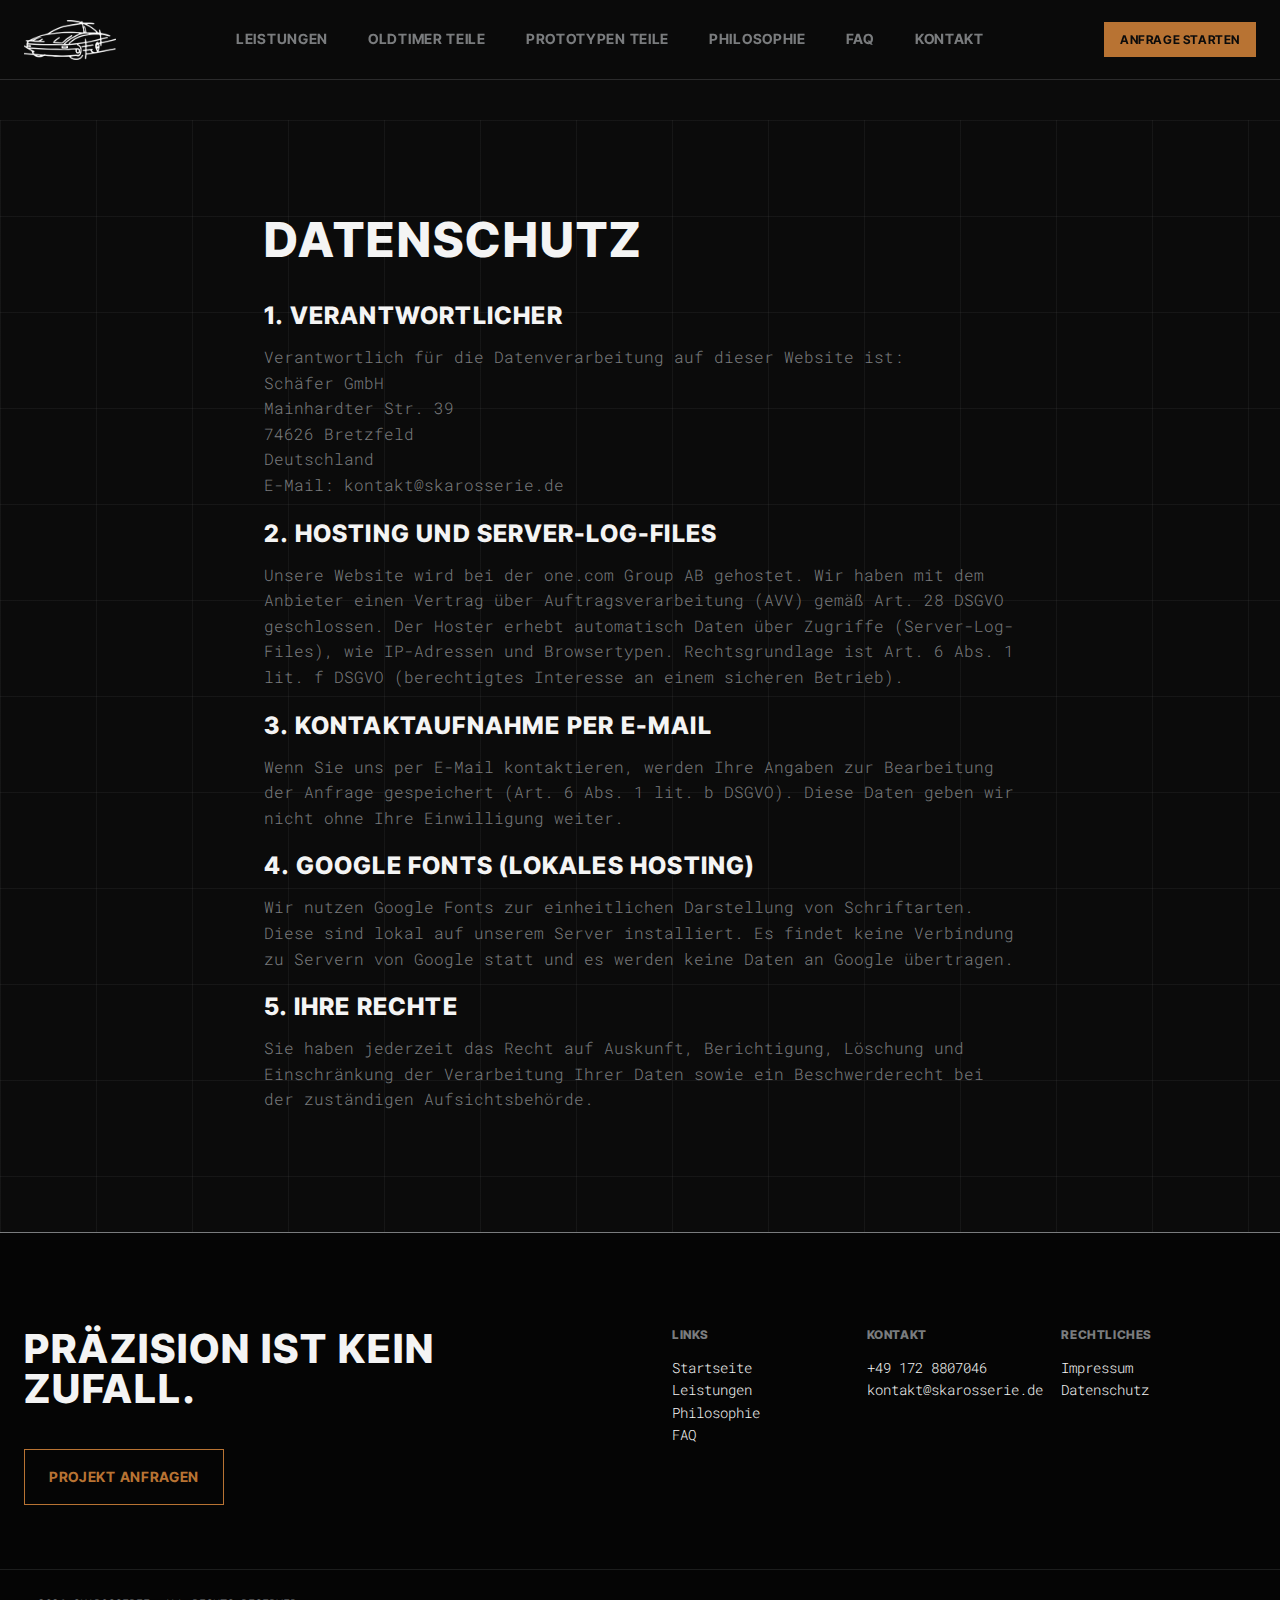
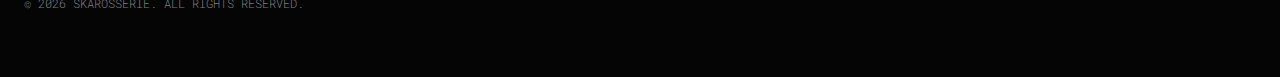
<file: datenschutz.html>
<!DOCTYPE html>
<html lang="de">

<head>
    <meta charset="UTF-8">
    <meta name="viewport" content="width=device-width, initial-scale=1.0">
    <title>Datenschutz - Skarosserie</title>
    <link rel="preconnect" href="https://fonts.googleapis.com">
    <link rel="preconnect" href="https://fonts.gstatic.com" crossorigin>
    <link
        href="https://fonts.googleapis.com/css2?family=Inter+Tight:wght@700;800&family=Libre+Baskerville:ital,wght@0,400;0,700;1,400&family=Roboto+Mono:wght@300;400;500&display=swap"
        rel="stylesheet">
    <link rel="stylesheet" href="css/metrics.css">
    <link rel="stylesheet" href="css/style.css">
</head>

<body>
    <div class="grid-overlay"></div>

    <!-- Header -->
    <header class="header">
        <div class="container header__container">
            <a href="index.html" class="logo-wrapper">
                <img src="img/skarosserie logo AI (freigestellt weiß).png" alt="Skarosserie" class="logo-img">
            </a>
            <nav class="nav">
                <a href="leistungen.html" class="nav__link">LEISTUNGEN</a>
                <a href="oldtimer-teile.html" class="nav__link">OLDTIMER TEILE</a>
                <a href="prototypen-teile.html" class="nav__link">PROTOTYPEN TEILE</a>
                <a href="philosophie.html" class="nav__link">PHILOSOPHIE</a>
                <a href="faq.html" class="nav__link">FAQ</a>
                <a href="kontakt.html" class="nav__link">KONTAKT</a>
            </nav>
            <div class="header__actions">
                <a href="kontakt.html" class="cta-button cta-button--small">ANFRAGE STARTEN</a>
            </div>
        </div>
    </header>

    <!-- Content -->
    <main style="padding-top: 120px;">
        <section class="grid-bg" style="padding: var(--space-xxl) 0;">
            <div class="container" style="max-width: 800px; color: var(--color-steel);">
                <h1 class="hero__slogan" style="font-size: 3rem; margin-bottom: var(--space-l);">DATENSCHUTZ</h1>

                <div style="font-family: var(--font-body); line-height: 1.6;">

                    <h2 style="color: var(--color-white); margin-bottom: var(--space-s);">1. Verantwortlicher</h2>
                    <p style="margin-bottom: var(--space-m);">
                        Verantwortlich für die Datenverarbeitung auf dieser Website ist:<br>
                        Schäfer GmbH<br>
                        Mainhardter Str. 39<br>
                        74626 Bretzfeld<br>
                        Deutschland<br>
                        E-Mail: kontakt@skarosserie.de
                    </p>

                    <h2 style="color: var(--color-white); margin-bottom: var(--space-s);">2. Hosting und
                        Server-Log-Files</h2>
                    <p style="margin-bottom: var(--space-m);">
                        Unsere Website wird bei der one.com Group AB gehostet. Wir haben mit dem Anbieter einen Vertrag
                        über Auftragsverarbeitung (AVV) gemäß Art. 28 DSGVO geschlossen. Der Hoster erhebt automatisch
                        Daten über Zugriffe (Server-Log-Files), wie IP-Adressen und Browsertypen. Rechtsgrundlage ist
                        Art. 6 Abs. 1 lit. f DSGVO (berechtigtes Interesse an einem sicheren Betrieb).
                    </p>

                    <h2 style="color: var(--color-white); margin-bottom: var(--space-s);">3. Kontaktaufnahme per E-Mail
                    </h2>
                    <p style="margin-bottom: var(--space-m);">
                        Wenn Sie uns per E-Mail kontaktieren, werden Ihre Angaben zur Bearbeitung der Anfrage
                        gespeichert (Art. 6 Abs. 1 lit. b DSGVO). Diese Daten geben wir nicht ohne Ihre Einwilligung
                        weiter.
                    </p>

                    <h2 style="color: var(--color-white); margin-bottom: var(--space-s);">4. Google Fonts (Lokales
                        Hosting)</h2>
                    <p style="margin-bottom: var(--space-m);">
                        Wir nutzen Google Fonts zur einheitlichen Darstellung von Schriftarten. Diese sind lokal auf
                        unserem Server installiert. Es findet keine Verbindung zu Servern von Google statt und es werden
                        keine Daten an Google übertragen.
                    </p>

                    <h2 style="color: var(--color-white); margin-bottom: var(--space-s);">5. Ihre Rechte</h2>
                    <p style="margin-bottom: var(--space-m);">
                        Sie haben jederzeit das Recht auf Auskunft, Berichtigung, Löschung und Einschränkung der
                        Verarbeitung Ihrer Daten sowie ein Beschwerderecht bei der zuständigen Aufsichtsbehörde.
                    </p>
                </div>
            </div>
        </section>
    </main>

    <!-- Footer -->
    <footer id="kontakt" class="footer">
        <div class="container footer__container">
            <div class="footer__left">
                <h2 class="footer__slogan">PRÄZISION IST KEIN ZUFALL.</h2>
                <a href="kontakt.html" class="cta-button cta-button--copper">PROJEKT ANFRAGEN</a>
            </div>
            <div class="footer__right">
                <div class="contact-block">
                    <h4>LINKS</h4>
                    <p><a href="index.html">Startseite</a><br><a href="leistungen.html">Leistungen</a><br><a
                            href="philosophie.html">Philosophie</a><br><a href="faq.html">FAQ</a></p>
                </div>
                <div class="contact-block">
                    <h4>KONTAKT</h4>
                    <p>+49 172 8807046<br>kontakt@skarosserie.de</p>
                </div>
                <div class="contact-block">
                    <h4>RECHTLICHES</h4>
                    <p><a href="impressum.html">Impressum</a><br><a href="datenschutz.html">Datenschutz</a></p>
                </div>
            </div>
        </div>
        <div class="footer__bottom">
            <p>&copy; 2026 SKAROSSERIE. ALL RIGHTS RESERVED.</p>
        </div>
    </footer>
</body>

</html>
</file>
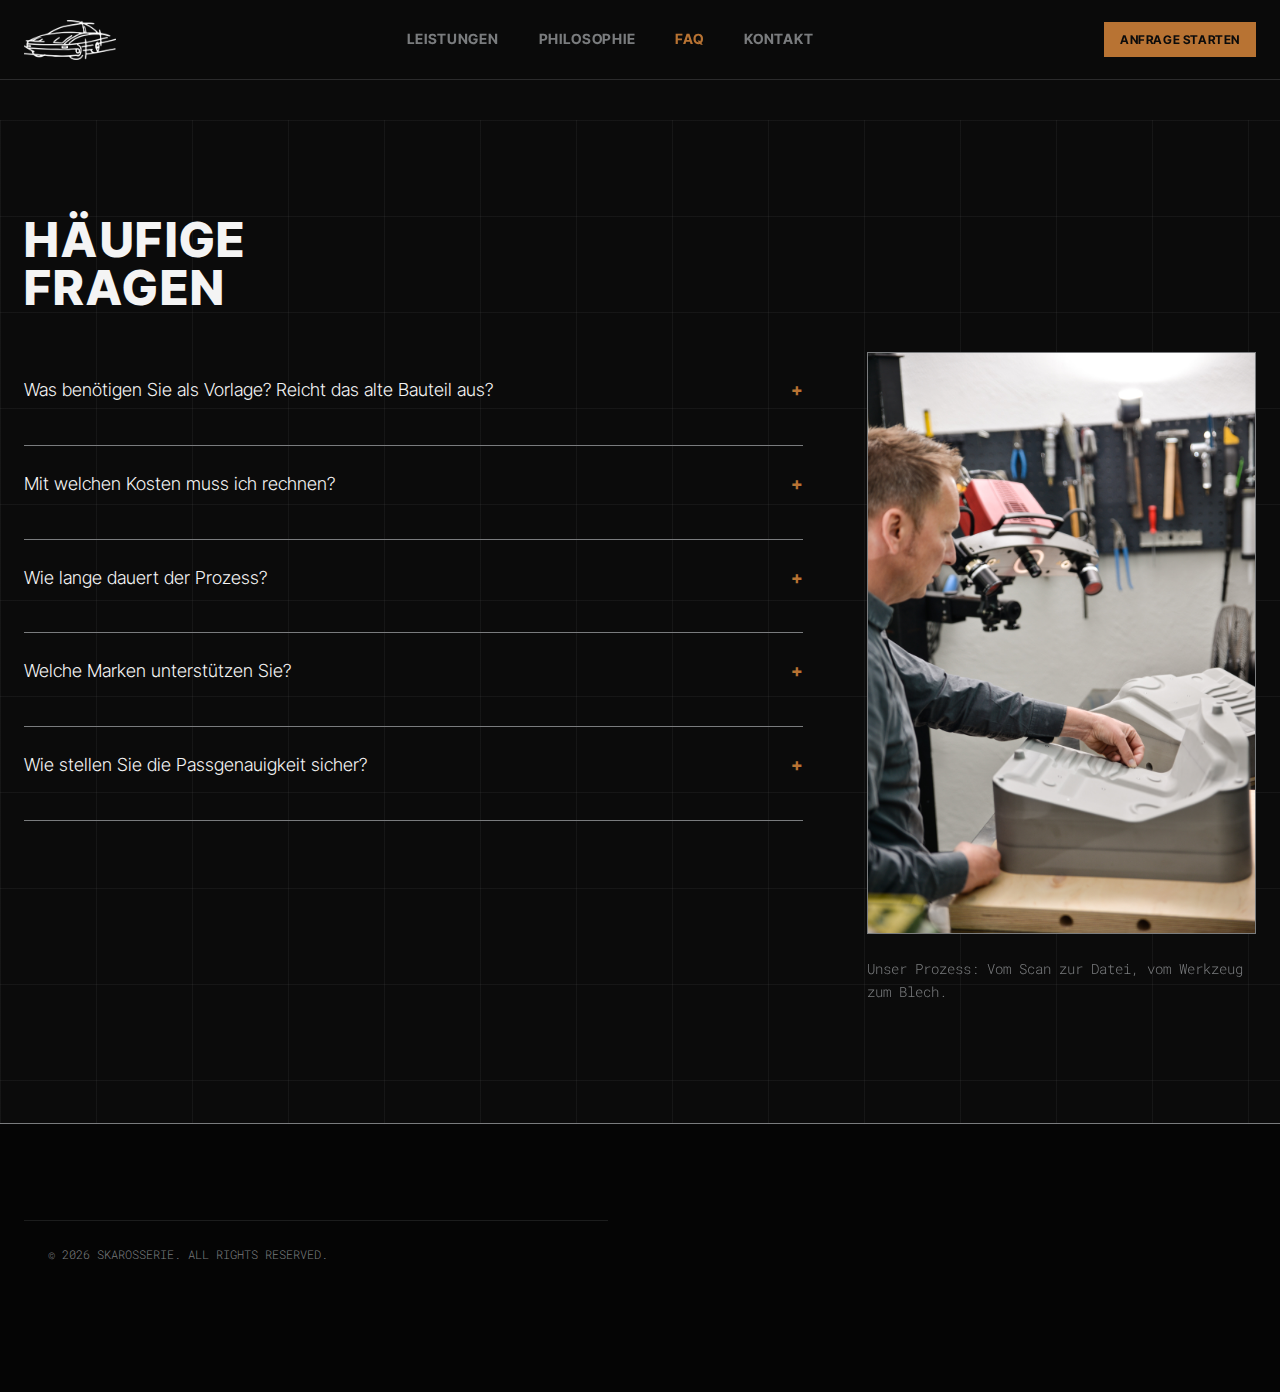
<file: faq.html>
<!DOCTYPE html>
<html lang="de">

<head>
    <meta charset="UTF-8">
    <meta name="viewport" content="width=device-width, initial-scale=1.0">
    <title>FAQ - Skarosserie</title>
    <link rel="preconnect" href="https://fonts.googleapis.com">
    <link rel="preconnect" href="https://fonts.gstatic.com" crossorigin>
    <link
        href="https://fonts.googleapis.com/css2?family=Inter+Tight:wght@700;800&family=Libre+Baskerville:ital,wght@0,400;0,700;1,400&family=Roboto+Mono:wght@300;400;500&display=swap"
        rel="stylesheet">
    <link rel="stylesheet" href="css/metrics.css">
    <link rel="stylesheet" href="css/style.css">
    <style>
        .faq-item {
            border-bottom: 1px solid var(--color-steel);
            padding: var(--space-m) 0;
            cursor: pointer;
        }

        .faq-question {
            font-family: var(--font-headline);
            font-size: 1.125rem;
            color: var(--color-white);
            display: flex;
            justify-content: space-between;
            align-items: center;
        }

        .faq-question::after {
            content: '+';
            color: var(--color-copper);
            font-weight: bold;
        }

        .faq-answer {
            max-height: 0;
            overflow: hidden;
            transition: max-height 0.3s ease-out;
            color: var(--color-steel);
            font-family: var(--font-body);
            margin-top: var(--space-s);
        }

        .faq-item.active .faq-answer {
            max-height: 500px;
            /* Arbitrary high value */
            margin-bottom: var(--space-m);
        }

        .faq-item.active .faq-question::after {
            content: '-';
        }
    </style>
</head>

<body>
    <div class="grid-overlay"></div>

    <!-- Header -->
    <header class="header">
        <div class="container header__container">
            <a href="index.html" class="logo-wrapper">
                <img src="img/skarosserie logo AI (freigestellt weiß).png" alt="Skarosserie" class="logo-img">
            </a>
            <nav class="nav">
                <a href="leistungen.html" class="nav__link">LEISTUNGEN</a>
                <a href="philosophie.html" class="nav__link">PHILOSOPHIE</a>
                <a href="faq.html" class="nav__link" style="color: var(--color-copper);">FAQ</a>
                <a href="kontakt.html" class="nav__link">KONTAKT</a>
            </nav>
            <div class="header__actions">
                <a href="kontakt.html" class="cta-button cta-button--small">ANFRAGE STARTEN</a>
            </div>
        </div>
    </header>

    <!-- Content -->
    <main style="padding-top: 120px;">
        <section class="grid-bg" style="padding: var(--space-xxl) 0;">
            <div class="container">
                <h1 class="hero__slogan" style="font-size: 3rem; margin-bottom: var(--space-l);">HÄUFIGE<br>FRAGEN</h1>

                <div style="display: grid; grid-template-columns: 2fr 1fr; gap: var(--space-xl);">
                    <!-- FAQ List -->
                    <div class="faq-list">

                        <div class="faq-item">
                            <div class="faq-question">Was benötigen Sie als Vorlage? Reicht das alte Bauteil aus?</div>
                            <div class="faq-answer">
                                Ja, in den meisten Fällen ist das Originalteil – auch wenn es beschädigt ist – die beste
                                Vorlage. Mit unserem hochauflösenden 3D-Scanner digitalisieren wir das Bauteil und
                                können Defekte oder Verschleiß am Computer korrigieren.
                            </div>
                        </div>

                        <div class="faq-item">
                            <div class="faq-question">Mit welchen Kosten muss ich rechnen?</div>
                            <div class="faq-answer">
                                Die Kosten sind individuell (Komplexität, Größe, Material). Sie erhalten immer ein
                                festes Angebot nach Analyse. Bedenken Sie: Es ist eine Investition in eine Lösung, die
                                anderswo nicht existiert.
                            </div>
                        </div>

                        <div class="faq-item">
                            <div class="faq-question">Wie lange dauert der Prozess?</div>
                            <div class="faq-answer">
                                Ein typisches Projekt (Scan bis Bauteil) dauert ca. 6 Wochen. Wir geben aber immer einen
                                realistischen Zeitplan vorab.
                            </div>
                        </div>

                        <div class="faq-item">
                            <div class="faq-question">Welche Marken unterstützen Sie?</div>
                            <div class="faq-answer">
                                Jede Marke. Spezialisiert sind wir auf Porsche, Mercedes-Benz, Jaguar, Ferrari, Aston
                                Martin und viele mehr.
                            </div>
                        </div>

                        <div class="faq-item">
                            <div class="faq-question">Wie stellen Sie die Passgenauigkeit sicher?</div>
                            <div class="faq-answer">
                                Durch den digitalen Prozess: 1. Scan (Hundertstel mm genau). 2. CAD-Konstruktion. 3.
                                Werkzeugbau auf Basis dieser Daten. 4. Soll-Ist-Vergleich des fertigen Teils.
                            </div>
                        </div>

                    </div>

                    <!-- Sidebar Image -->
                    <div style="position: sticky; top: 120px;">
                        <img src="img/werkzeugherstellung_bauteil_digitalisierung_skarosserie.jpg" alt="Digitalisierung"
                            style="border: 1px solid var(--color-steel);">
                        <p style="margin-top: var(--space-m); font-size: 0.875rem; color: var(--color-steel);">
                            Unser Prozess: Vom Scan zur Datei, vom Werkzeug zum Blech.
                        </p>
                    </div>
                </div>
            </div>
        </section>
    </main>

    <!-- Footer -->
    <footer id="kontakt" class="footer">
        <div class="container footer__container">
            <div class="footer__bottom">
                <p>&copy; 2026 SKAROSSERIE. ALL RIGHTS RESERVED.</p>
            </div>
        </div>
    </footer>

    <script>
        // Simple FAQ Toggle
        document.querySelectorAll('.faq-item').forEach(item => {
            item.addEventListener('click', () => {
                item.classList.toggle('active');
            });
        });
    </script>
</body>

</html>
</file>
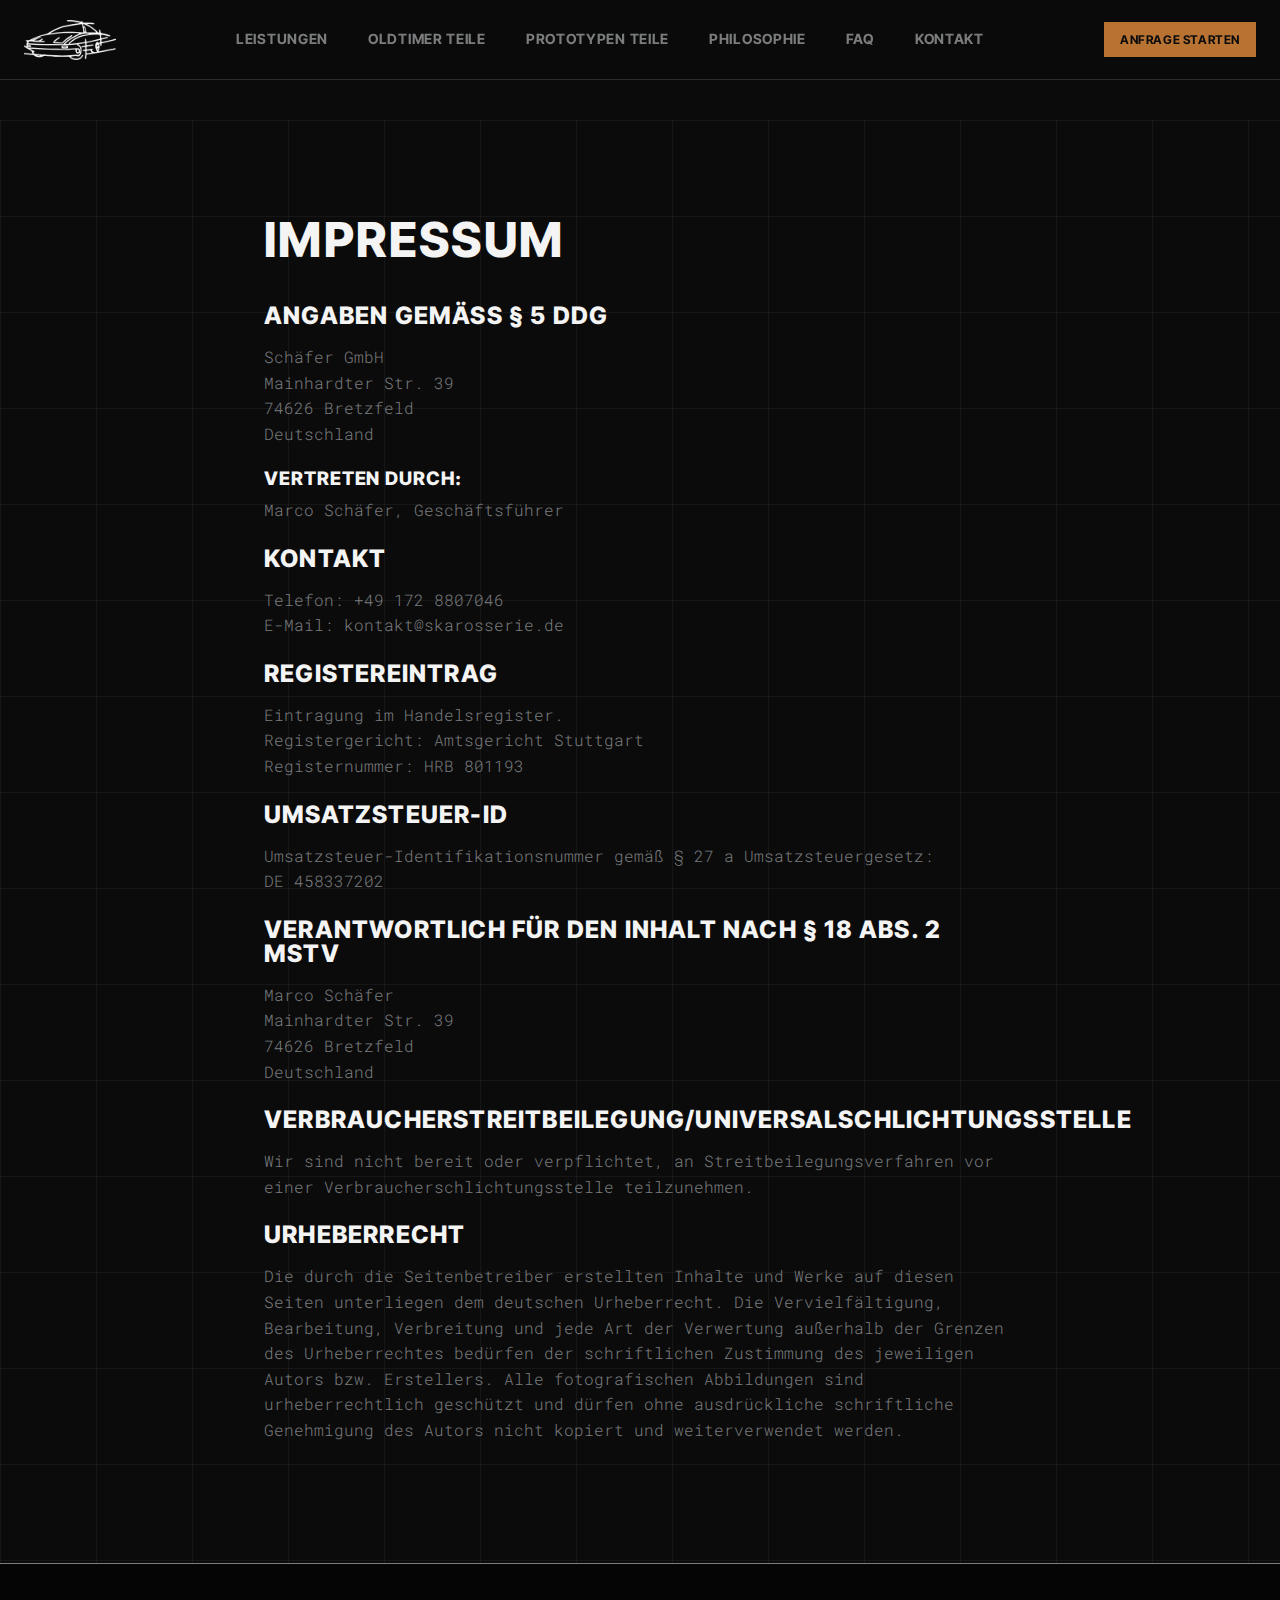
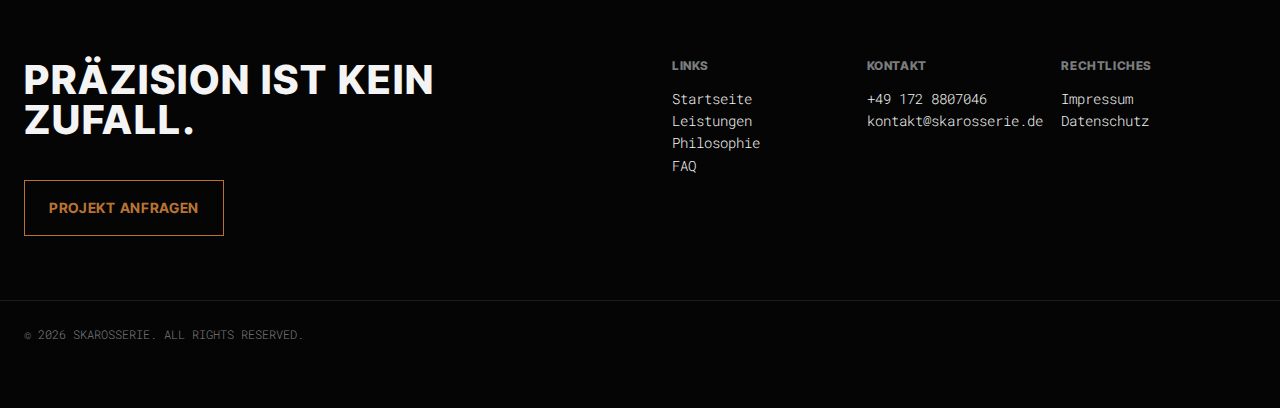
<file: impressum.html>
<!DOCTYPE html>
<html lang="de">

<head>
    <meta charset="UTF-8">
    <meta name="viewport" content="width=device-width, initial-scale=1.0">
    <title>Impressum - Skarosserie</title>
    <link rel="preconnect" href="https://fonts.googleapis.com">
    <link rel="preconnect" href="https://fonts.gstatic.com" crossorigin>
    <link
        href="https://fonts.googleapis.com/css2?family=Inter+Tight:wght@700;800&family=Libre+Baskerville:ital,wght@0,400;0,700;1,400&family=Roboto+Mono:wght@300;400;500&display=swap"
        rel="stylesheet">
    <link rel="stylesheet" href="css/metrics.css">
    <link rel="stylesheet" href="css/style.css">
</head>

<body>
    <div class="grid-overlay"></div>

    <!-- Header -->
    <header class="header">
        <div class="container header__container">
            <a href="index.html" class="logo-wrapper">
                <img src="img/skarosserie logo AI (freigestellt weiß).png" alt="Skarosserie" class="logo-img">
            </a>
            <nav class="nav">
                <a href="leistungen.html" class="nav__link">LEISTUNGEN</a>
                <a href="oldtimer-teile.html" class="nav__link">OLDTIMER TEILE</a>
                <a href="prototypen-teile.html" class="nav__link">PROTOTYPEN TEILE</a>
                <a href="philosophie.html" class="nav__link">PHILOSOPHIE</a>
                <a href="faq.html" class="nav__link">FAQ</a>
                <a href="kontakt.html" class="nav__link">KONTAKT</a>
            </nav>
            <div class="header__actions">
                <a href="kontakt.html" class="cta-button cta-button--small">ANFRAGE STARTEN</a>
            </div>
        </div>
    </header>

    <!-- Content -->
    <main style="padding-top: 120px;">
        <section class="grid-bg" style="padding: var(--space-xxl) 0;">
            <div class="container" style="max-width: 800px; color: var(--color-steel);">
                <h1 class="hero__slogan" style="font-size: 3rem; margin-bottom: var(--space-l);">IMPRESSUM</h1>

                <div style="font-family: var(--font-body); line-height: 1.6;">
                    <h2 style="color: var(--color-white); margin-bottom: var(--space-s);">Angaben gemäß § 5 DDG</h2>
                    <p style="margin-bottom: var(--space-m);">
                        Schäfer GmbH<br>
                        Mainhardter Str. 39<br>
                        74626 Bretzfeld<br>
                        Deutschland
                    </p>

                    <h3 style="color: var(--color-white); margin-bottom: var(--space-xs);">Vertreten durch:</h3>
                    <p style="margin-bottom: var(--space-m);">Marco Schäfer, Geschäftsführer</p>

                    <h2 style="color: var(--color-white); margin-bottom: var(--space-s);">Kontakt</h2>
                    <p style="margin-bottom: var(--space-m);">
                        Telefon: +49 172 8807046<br>
                        E-Mail: kontakt@skarosserie.de
                    </p>

                    <h2 style="color: var(--color-white); margin-bottom: var(--space-s);">Registereintrag</h2>
                    <p style="margin-bottom: var(--space-m);">
                        Eintragung im Handelsregister.<br>
                        Registergericht: Amtsgericht Stuttgart<br>
                        Registernummer: HRB 801193
                    </p>

                    <h2 style="color: var(--color-white); margin-bottom: var(--space-s);">Umsatzsteuer-ID</h2>
                    <p style="margin-bottom: var(--space-m);">
                        Umsatzsteuer-Identifikationsnummer gemäß § 27 a Umsatzsteuergesetz:<br>
                        DE 458337202
                    </p>

                    <h2 style="color: var(--color-white); margin-bottom: var(--space-s);">Verantwortlich für den Inhalt
                        nach § 18 Abs. 2 MStV</h2>
                    <p style="margin-bottom: var(--space-m);">
                        Marco Schäfer<br>
                        Mainhardter Str. 39<br>
                        74626 Bretzfeld<br>
                        Deutschland
                    </p>

                    <h2 style="color: var(--color-white); margin-bottom: var(--space-s);">
                        Verbraucherstreitbeilegung/Universalschlichtungsstelle</h2>
                    <p style="margin-bottom: var(--space-m);">
                        Wir sind nicht bereit oder verpflichtet, an Streitbeilegungsverfahren vor einer
                        Verbraucherschlichtungsstelle teilzunehmen.
                    </p>

                    <h2 style="color: var(--color-white); margin-bottom: var(--space-s);">Urheberrecht</h2>
                    <p style="margin-bottom: var(--space-m);">
                        Die durch die Seitenbetreiber erstellten Inhalte und Werke auf diesen Seiten unterliegen dem
                        deutschen Urheberrecht. Die Vervielfältigung, Bearbeitung, Verbreitung und jede Art der
                        Verwertung außerhalb der Grenzen des Urheberrechtes bedürfen der schriftlichen Zustimmung des
                        jeweiligen Autors bzw. Erstellers. Alle fotografischen Abbildungen sind urheberrechtlich
                        geschützt und dürfen ohne ausdrückliche schriftliche Genehmigung des Autors nicht kopiert und
                        weiterverwendet werden.
                    </p>
                </div>
            </div>
        </section>
    </main>

    <!-- Footer -->
    <footer id="kontakt" class="footer">
        <div class="container footer__container">
            <div class="footer__left">
                <h2 class="footer__slogan">PRÄZISION IST KEIN ZUFALL.</h2>
                <a href="kontakt.html" class="cta-button cta-button--copper">PROJEKT ANFRAGEN</a>
            </div>
            <div class="footer__right">
                <div class="contact-block">
                    <h4>LINKS</h4>
                    <p><a href="index.html">Startseite</a><br><a href="leistungen.html">Leistungen</a><br><a
                            href="philosophie.html">Philosophie</a><br><a href="faq.html">FAQ</a></p>
                </div>
                <div class="contact-block">
                    <h4>KONTAKT</h4>
                    <p>+49 172 8807046<br>kontakt@skarosserie.de</p>
                </div>
                <div class="contact-block">
                    <h4>RECHTLICHES</h4>
                    <p><a href="impressum.html">Impressum</a><br><a href="datenschutz.html">Datenschutz</a></p>
                </div>
            </div>
        </div>
        <div class="footer__bottom">
            <p>&copy; 2026 SKAROSSERIE. ALL RIGHTS RESERVED.</p>
        </div>
    </footer>
</body>

</html>
</file>
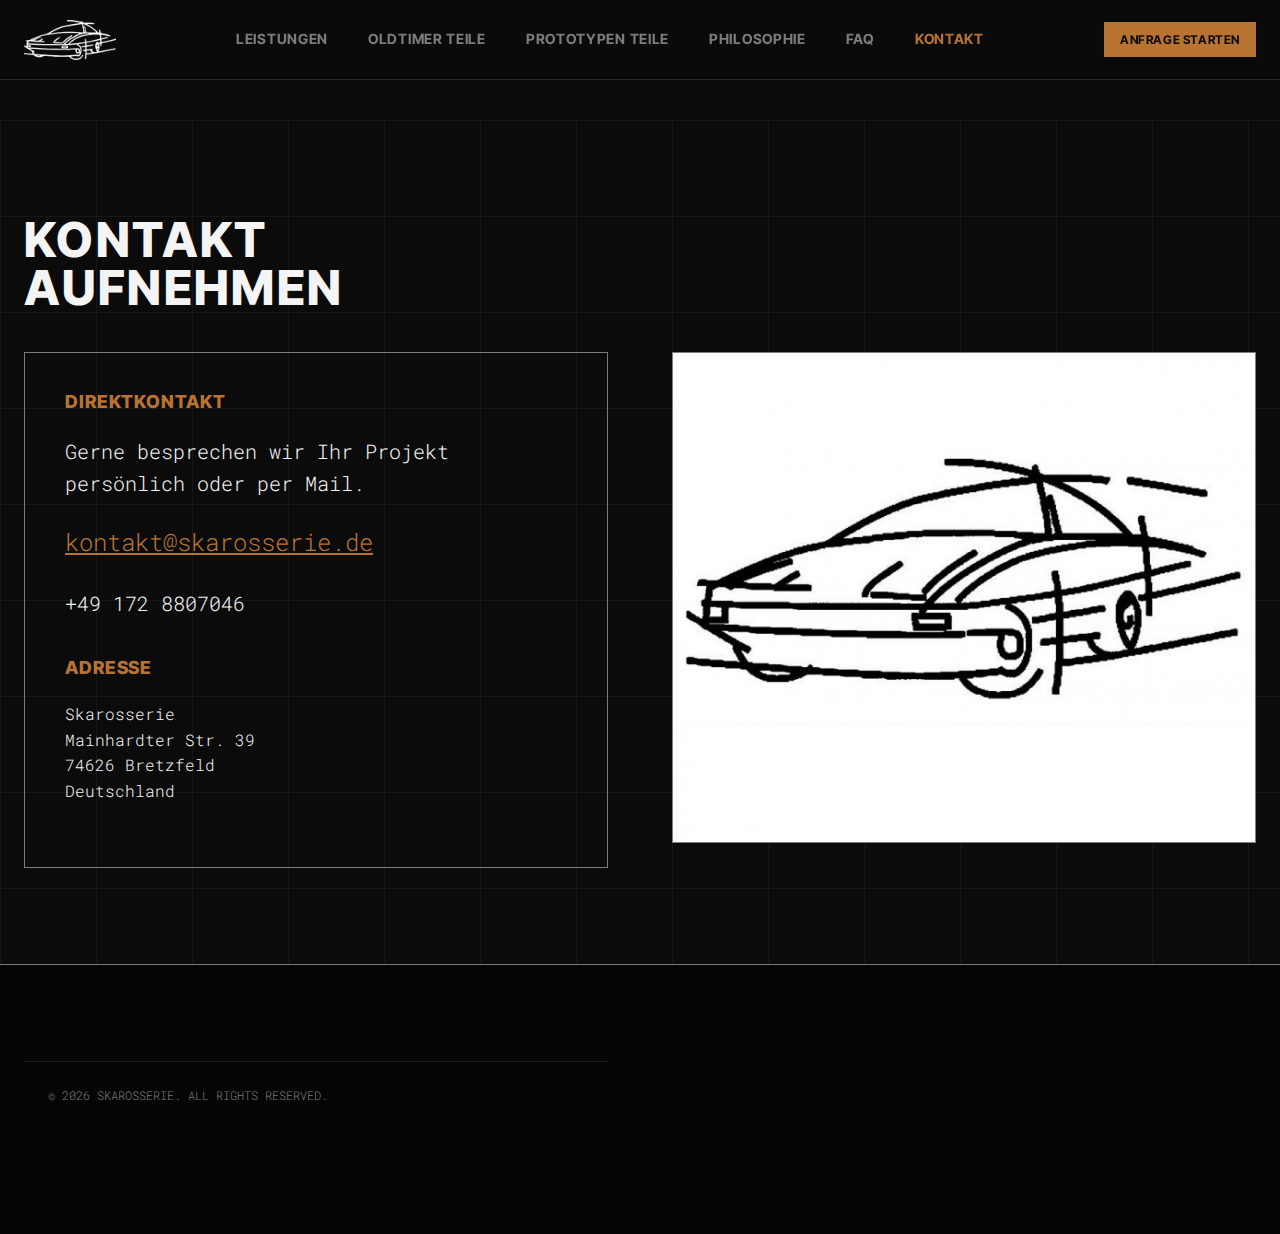
<file: kontakt.html>
<!DOCTYPE html>
<html lang="de">

<head>
    <meta charset="UTF-8">
    <meta name="viewport" content="width=device-width, initial-scale=1.0">
    <title>Kontakt - Skarosserie</title>
    <link rel="preconnect" href="https://fonts.googleapis.com">
    <link rel="preconnect" href="https://fonts.gstatic.com" crossorigin>
    <link
        href="https://fonts.googleapis.com/css2?family=Inter+Tight:wght@700;800&family=Libre+Baskerville:ital,wght@0,400;0,700;1,400&family=Roboto+Mono:wght@300;400;500&display=swap"
        rel="stylesheet">
    <link rel="stylesheet" href="css/metrics.css">
    <link rel="stylesheet" href="css/style.css">
</head>

<body>
    <div class="grid-overlay"></div>

    <!-- Header -->
    <header class="header">
        <div class="container header__container">
            <a href="index.html" class="logo-wrapper">
                <img src="../img/skarosserie logo AI (freigestellt weiß).png" alt="Skarosserie" class="logo-img">
            </a>
            <nav class="nav">
                <a href="leistungen.html" class="nav__link">LEISTUNGEN</a>
                <a href="oldtimer-teile.html" class="nav__link">OLDTIMER TEILE</a>
                <a href="prototypen-teile.html" class="nav__link">PROTOTYPEN TEILE</a>
                <a href="philosophie.html" class="nav__link">PHILOSOPHIE</a>
                <a href="faq.html" class="nav__link">FAQ</a>
                <a href="kontakt.html" class="nav__link" style="color: var(--color-copper);">KONTAKT</a>
            </nav>
            <div class="header__actions">
                <a href="kontakt.html" class="cta-button cta-button--small">ANFRAGE STARTEN</a>
            </div>
        </div>
    </header>

    <!-- Content -->
    <main style="padding-top: 120px;">
        <section class="grid-bg" style="padding: var(--space-xxl) 0;">
            <div class="container">
                <h1 class="hero__slogan" style="font-size: 3rem; margin-bottom: var(--space-l);">KONTAKT<br>AUFNEHMEN
                </h1>

                <div style="display: grid; grid-template-columns: 1fr 1fr; gap: var(--space-xl); align-items: start;">

                    <!-- Contact Details -->
                    <div
                        style="color: var(--color-white); padding: var(--space-l); border: 1px solid var(--color-steel);">
                        <h3 class="comparison-title" style="color: var(--color-copper); margin-bottom: var(--space-m);">
                            DIREKTKONTAKT</h3>
                        <p style="font-size: 1.25rem; margin-bottom: var(--space-m);">
                            Gerne besprechen wir Ihr Projekt persönlich oder per Mail.
                        </p>
                        <p style="margin-bottom: var(--space-l);">
                            <a href="mailto:kontakt@skarosserie.de"
                                style="color: var(--color-copper); font-size: 1.5rem; text-decoration: underline;">kontakt@skarosserie.de</a>
                            <br><br>
                            <a href="tel:+491728807046" style="color: var(--color-white); font-size: 1.25rem;">+49 172
                                8807046</a>
                        </p>

                        <h3 class="comparison-title" style="color: var(--color-copper); margin-bottom: var(--space-m);">
                            ADRESSE</h3>
                        <p>
                            Skarosserie<br>
                            Mainhardter Str. 39<br>
                            74626 Bretzfeld<br>
                            Deutschland
                        </p>
                    </div>

                    <!-- Image -->
                    <div>
                        <img src="img/schaeferkarobau1-632x531.jpg" alt="Werkstatt"
                            style="border: 1px solid var(--color-steel); width: 100%; height: auto; object-fit: cover;">
                    </div>
                </div>
            </div>
        </section>
    </main>

    <!-- Footer -->
    <footer id="kontakt" class="footer">
        <div class="container footer__container">
            <div class="footer__bottom">
                <p>&copy; 2026 SKAROSSERIE. ALL RIGHTS RESERVED.</p>
            </div>
        </div>
    </footer>
</body>

</html>
</file>
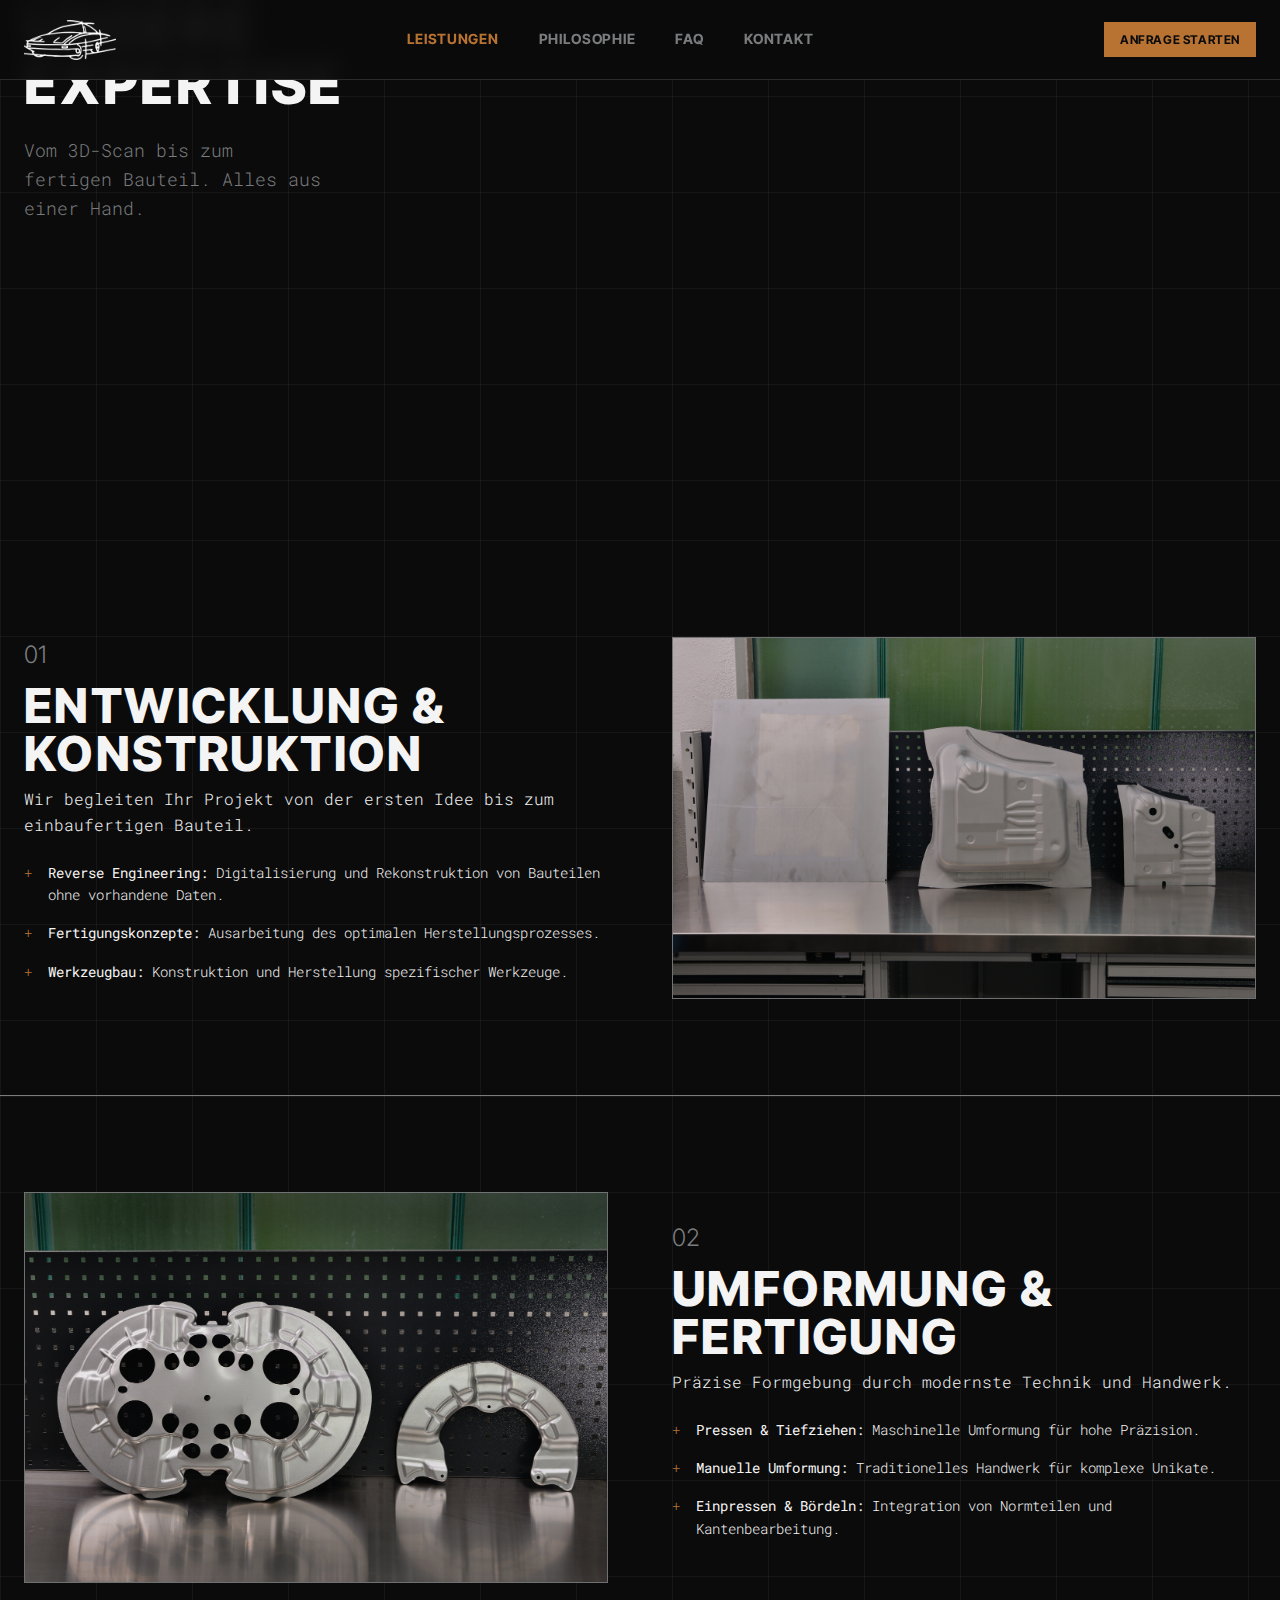
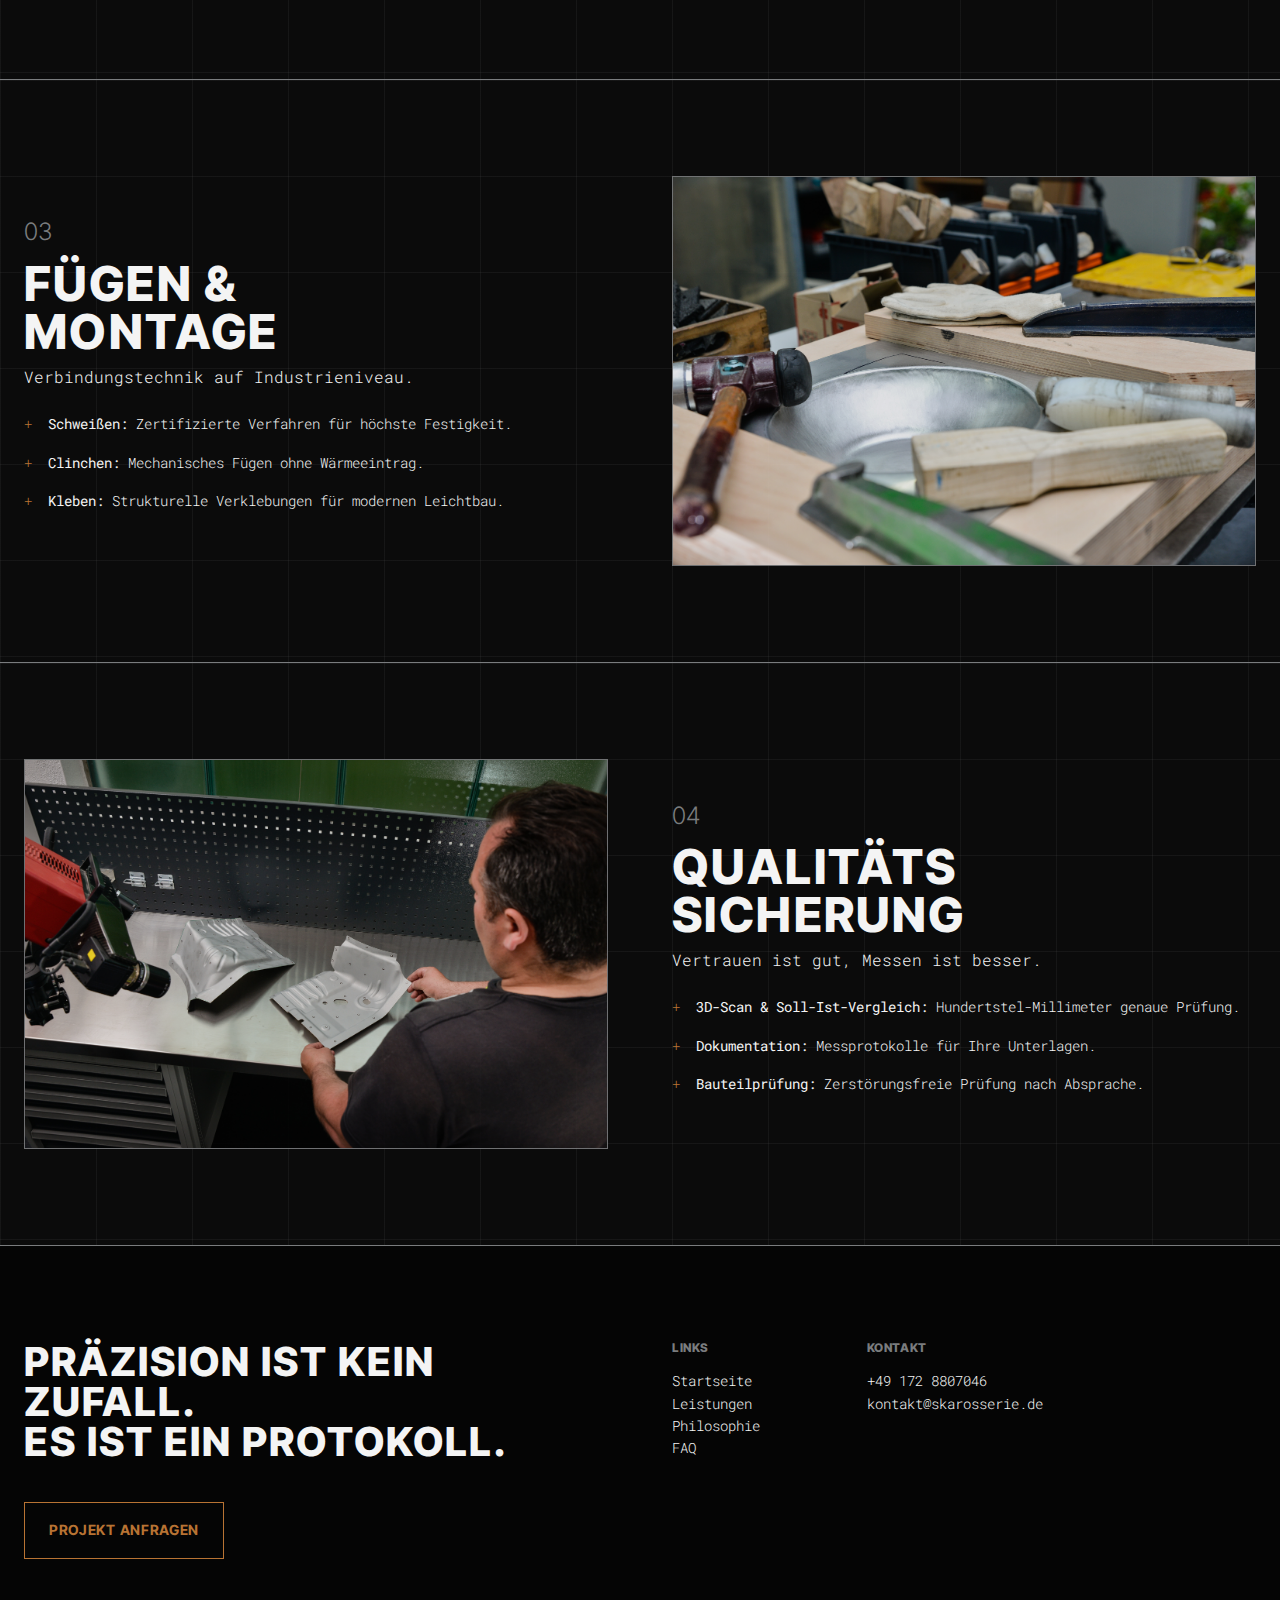
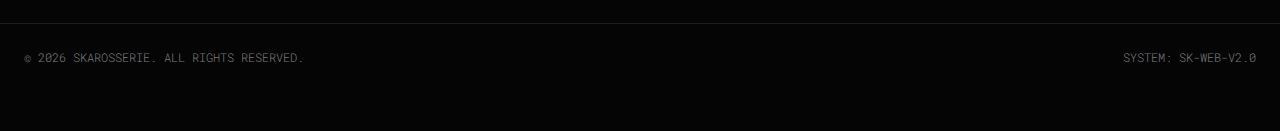
<file: leistungen.html>
<!DOCTYPE html>
<html lang="de">

<head>
    <meta charset="UTF-8">
    <meta name="viewport" content="width=device-width, initial-scale=1.0">
    <title>Leistungen - Skarosserie</title>
    <link rel="preconnect" href="https://fonts.googleapis.com">
    <link rel="preconnect" href="https://fonts.gstatic.com" crossorigin>
    <link
        href="https://fonts.googleapis.com/css2?family=Inter+Tight:wght@700;800&family=Libre+Baskerville:ital,wght@0,400;0,700;1,400&family=Roboto+Mono:wght@300;400;500&display=swap"
        rel="stylesheet">
    <link rel="stylesheet" href="css/metrics.css">
    <link rel="stylesheet" href="css/style.css">
</head>

<body>
    <div class="grid-overlay"></div>

    <!-- Header -->
    <header class="header">
        <div class="container header__container">
            <a href="index.html" class="logo-wrapper">
                <img src="img/skarosserie logo AI (freigestellt weiß).png" alt="Skarosserie" class="logo-img">
            </a>
            <nav class="nav">
                <a href="leistungen.html" class="nav__link" style="color: var(--color-copper);">LEISTUNGEN</a>
                <a href="philosophie.html" class="nav__link">PHILOSOPHIE</a>
                <a href="faq.html" class="nav__link">FAQ</a>
                <a href="kontakt.html" class="nav__link">KONTAKT</a>
            </nav>
            <div class="header__actions">
                <a href="kontakt.html" class="cta-button cta-button--small">ANFRAGE STARTEN</a>
            </div>
        </div>
    </header>

    <!-- Hero Subpage -->
    <section class="hero-sub grid-bg" style="min-height: 60vh; align-items: flex-end; padding-bottom: var(--space-xl);">
        <div class="container">
            <h1 class="hero__slogan" style="font-size: 3.5rem;">UNSERE<br>EXPERTISE</h1>
            <p class="hero__subtext">Vom 3D-Scan bis zum fertigen Bauteil. Alles aus einer Hand.</p>
        </div>
    </section>

    <!-- Content Sections -->
    <main class="page-content">

        <!-- 1. Entwicklung -->
        <section class="service-detail grid-bg" style="padding: var(--space-xxl) 0;">
            <div class="container"
                style="display: grid; grid-template-columns: 1fr 1fr; gap: var(--space-xl); align-items: center;">
                <div class="service-text">
                    <span class="service-card__number">01</span>
                    <h2 class="section-title">ENTWICKLUNG &<br>KONSTRUKTION</h2>
                    <p>Wir begleiten Ihr Projekt von der ersten Idee bis zum einbaufertigen Bauteil.</p>
                    <ul class="service-card__list">
                        <li><strong>Reverse Engineering:</strong> Digitalisierung und Rekonstruktion von Bauteilen ohne
                            vorhandene Daten.</li>
                        <li><strong>Fertigungskonzepte:</strong> Ausarbeitung des optimalen Herstellungsprozesses.</li>
                        <li><strong>Werkzeugbau:</strong> Konstruktion und Herstellung spezifischer Werkzeuge.</li>
                    </ul>
                </div>
                <div class="service-img">
                    <img src="img/methodenplanung_bauteilentwicklung_skarosserie.jpg" alt="Methodenplanung"
                        style="border: 1px solid var(--color-steel); opacity: 0.9;">
                </div>
            </div>
        </section>

        <!-- 2. Umformung -->
        <section class="service-detail grid-bg"
            style="padding: var(--space-xxl) 0; border-top: 1px solid var(--color-steel);">
            <div class="container"
                style="display: grid; grid-template-columns: 1fr 1fr; gap: var(--space-xl); align-items: center;">
                <div class="service-img" style="order: 1;"> <!-- Image first on desktop -->
                    <img src="img/pressteile_blechteile_skarosserie.jpg" alt="Pressteile"
                        style="border: 1px solid var(--color-steel); opacity: 0.9;">
                </div>
                <div class="service-text" style="order: 2;">
                    <span class="service-card__number">02</span>
                    <h2 class="section-title">UMFORMUNG &<br>FERTIGUNG</h2>
                    <p>Präzise Formgebung durch modernste Technik und Handwerk.</p>
                    <ul class="service-card__list">
                        <li><strong>Pressen & Tiefziehen:</strong> Maschinelle Umformung für hohe Präzision.</li>
                        <li><strong>Manuelle Umformung:</strong> Traditionelles Handwerk für komplexe Unikate.</li>
                        <li><strong>Einpressen & Bördeln:</strong> Integration von Normteilen und Kantenbearbeitung.
                        </li>
                    </ul>
                </div>
            </div>
        </section>

        <!-- 3. Fügen -->
        <section class="service-detail grid-bg"
            style="padding: var(--space-xxl) 0; border-top: 1px solid var(--color-steel);">
            <div class="container"
                style="display: grid; grid-template-columns: 1fr 1fr; gap: var(--space-xl); align-items: center;">
                <div class="service-text">
                    <span class="service-card__number">03</span>
                    <h2 class="section-title">FÜGEN &<br>MONTAGE</h2>
                    <p>Verbindungstechnik auf Industrieniveau.</p>
                    <ul class="service-card__list">
                        <li><strong>Schweißen:</strong> Zertifizierte Verfahren für höchste Festigkeit.</li>
                        <li><strong>Clinchen:</strong> Mechanisches Fügen ohne Wärmeeintrag.</li>
                        <li><strong>Kleben:</strong> Strukturelle Verklebungen für modernen Leichtbau.</li>
                    </ul>
                </div>
                <div class="service-img">
                    <img src="img/handarbeit_daengeln_klopfen_skarosserie.jpg" alt="Handarbeit"
                        style="border: 1px solid var(--color-steel); opacity: 0.9;">
                </div>
            </div>
        </section>

        <!-- 4. QS -->
        <section class="service-detail grid-bg"
            style="padding: var(--space-xxl) 0; border-top: 1px solid var(--color-steel);">
            <div class="container"
                style="display: grid; grid-template-columns: 1fr 1fr; gap: var(--space-xl); align-items: center;">
                <div class="service-img" style="order: 1;">
                    <img src="img/3d_messtechnik_bauteilvermessung_skarosserie.jpg" alt="3D Messtechnik"
                        style="border: 1px solid var(--color-steel); opacity: 0.9;">
                </div>
                <div class="service-text" style="order: 2;">
                    <span class="service-card__number">04</span>
                    <h2 class="section-title">QUALITÄTS<br>SICHERUNG</h2>
                    <p>Vertrauen ist gut, Messen ist besser.</p>
                    <ul class="service-card__list">
                        <li><strong>3D-Scan & Soll-Ist-Vergleich:</strong> Hundertstel-Millimeter genaue Prüfung.</li>
                        <li><strong>Dokumentation:</strong> Messprotokolle für Ihre Unterlagen.</li>
                        <li><strong>Bauteilprüfung:</strong> Zerstörungsfreie Prüfung nach Absprache.</li>
                    </ul>
                </div>
            </div>
        </section>

    </main>

    <!-- Footer -->
    <footer id="kontakt" class="footer">
        <div class="container footer__container">
            <div class="footer__left">
                <h2 class="footer__slogan">PRÄZISION IST KEIN ZUFALL.<br>ES IST EIN PROTOKOLL.</h2>
                <a href="kontakt.html" class="cta-button cta-button--copper">PROJEKT ANFRAGEN</a>
            </div>
            <div class="footer__right">
                <div class="contact-block">
                    <h4>LINKS</h4>
                    <p><a href="index.html">Startseite</a><br><a href="leistungen.html">Leistungen</a><br><a
                            href="philosophie.html">Philosophie</a><br><a href="faq.html">FAQ</a></p>
                </div>
                <div class="contact-block">
                    <h4>KONTAKT</h4>
                    <p>+49 172 8807046<br>kontakt@skarosserie.de</p>
                </div>
            </div>
        </div>
        <div class="footer__bottom">
            <p>&copy; 2026 SKAROSSERIE. ALL RIGHTS RESERVED.</p>
            <p>SYSTEM: SK-WEB-V2.0</p>
        </div>
    </footer>
</body>

</html>
</file>
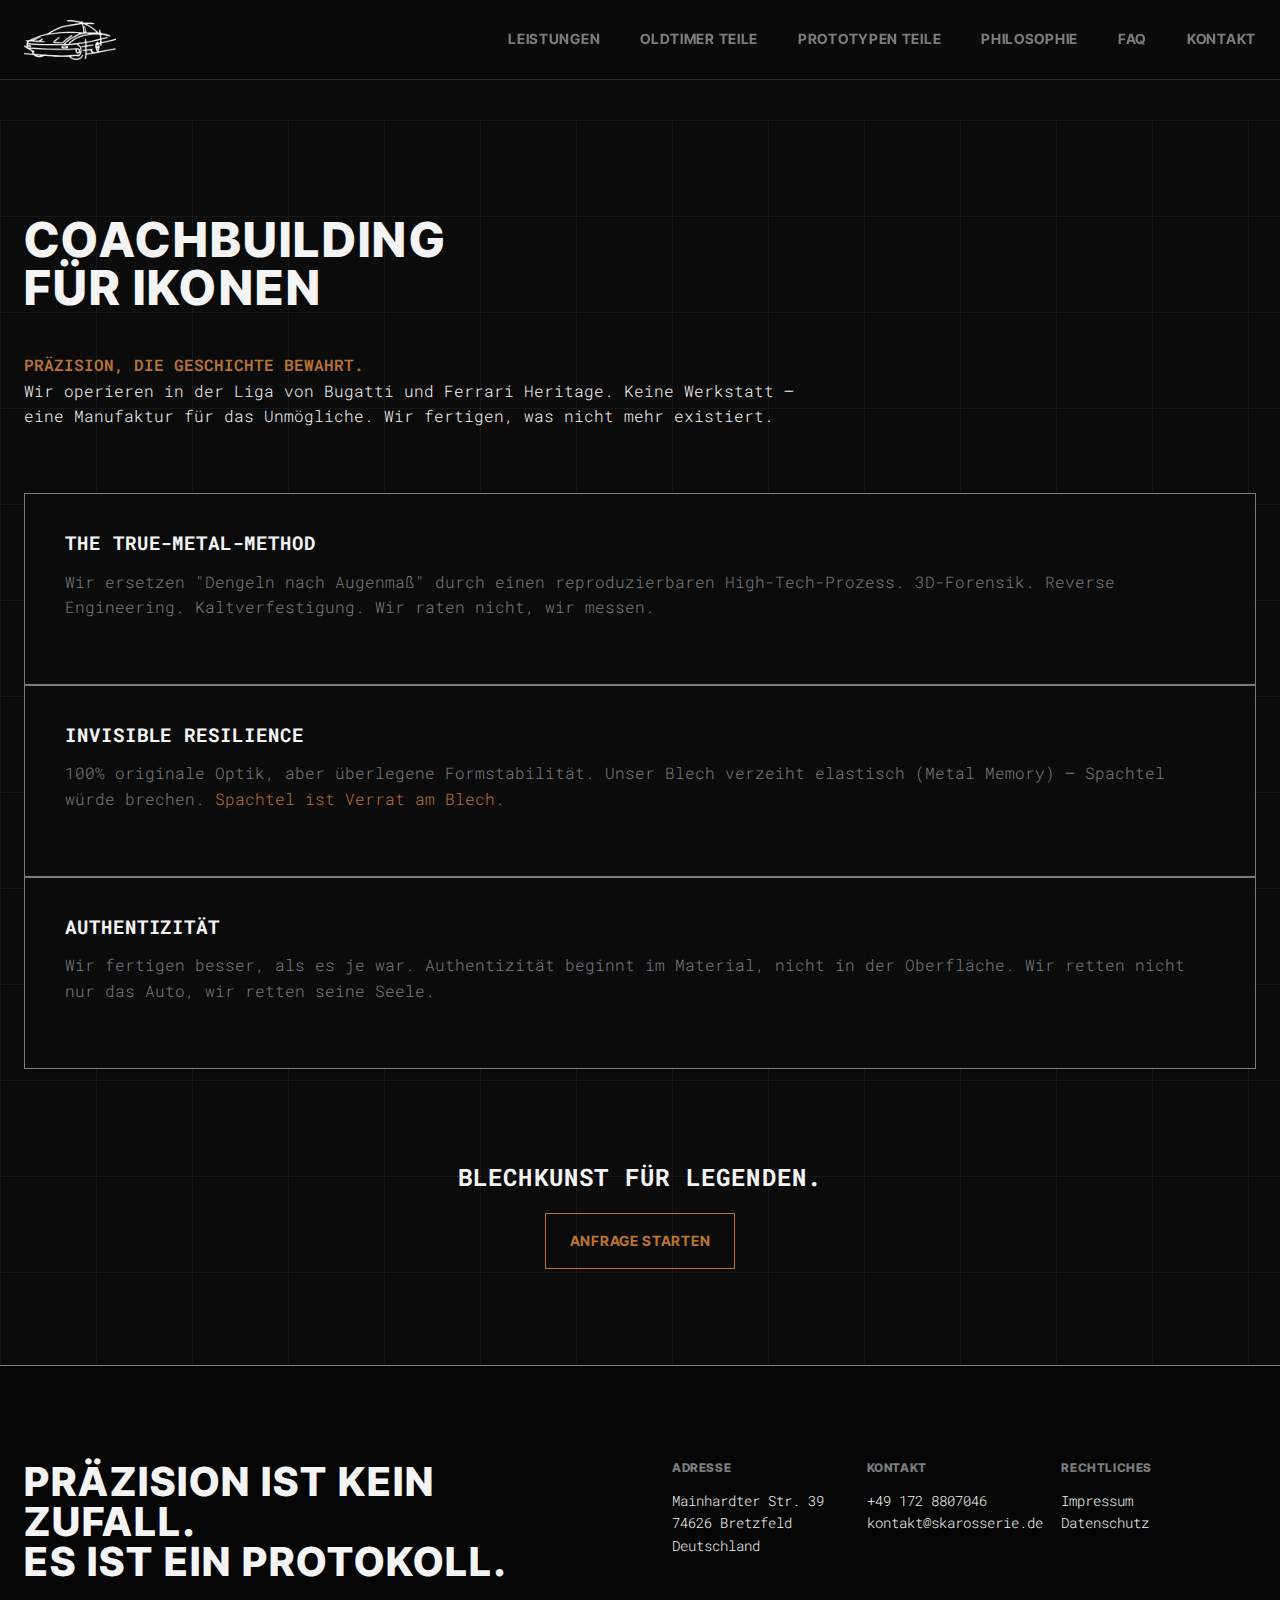
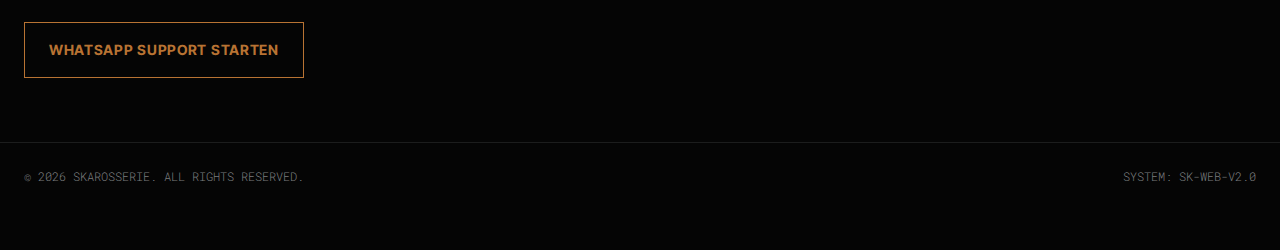
<file: oldtimer-teile.html>
<!DOCTYPE html>
<html lang="de">

<head>
    <meta charset="UTF-8">
    <meta name="viewport" content="width=device-width, initial-scale=1.0">
    <title>Oldtimer Teile Restauration | Skarosserie</title>
    <link rel="stylesheet" href="css/metrics.css">
    <link rel="stylesheet" href="css/style.css">
    <link rel="preconnect" href="https://fonts.googleapis.com">
    <link rel="preconnect" href="https://fonts.gstatic.com" crossorigin>
    <link
        href="https://fonts.googleapis.com/css2?family=Inter+Tight:wght@300;400;600&family=Libre+Baskerville:ital@0;1&family=Roboto+Mono:wght@300;400&display=swap"
        rel="stylesheet">
</head>

<body class="subpage">

    <!-- 1. Header (Global) -->
    <header class="header">
        <div class="container header__container">
            <a href="index.html" class="logo-wrapper">
                <img src="img/skarosserie logo AI (freigestellt weiß).png" alt="Skarosserie" class="logo-img">
            </a>
            <nav class="nav">
                <a href="leistungen.html" class="nav__link">LEISTUNGEN</a>
                <a href="oldtimer-teile.html" class="nav__link">OLDTIMER TEILE</a>
                <a href="prototypen-teile.html" class="nav__link">PROTOTYPEN TEILE</a>
                <a href="philosophie.html" class="nav__link">PHILOSOPHIE</a>
                <a href="faq.html" class="nav__link">FAQ</a>
                <a href="kontakt.html" class="nav__link">KONTAKT</a>
            </nav>
        </div>
    </header>

    <!-- 2. Main Content -->
    <main style="padding-top: 120px; min-height: 80vh;">
        <section class="grid-bg" style="padding: var(--space-xxl) 0;">
            <div class="container">
                <h1 class="hero__slogan" style="font-size: 3rem; margin-bottom: var(--space-l);">COACHBUILDING<br>FÜR
                    IKONEN</h1>
                <p class="hero__sub" style="max-width: 800px; margin-bottom: var(--space-xl);">
                    <span style="color: var(--color-copper); font-weight: 600;">PRÄZISION, DIE GESCHICHTE
                        BEWAHRT.</span><br>
                    Wir operieren in der Liga von Bugatti und Ferrari Heritage. Keine Werkstatt – eine Manufaktur für
                    das Unmögliche. Wir fertigen, was nicht mehr existiert.
                </p>

                <div class="grid"
                    style="grid-template-columns: repeat(auto-fit, minmax(300px, 1fr)); gap: var(--space-l); margin-bottom: var(--space-xl);">
                    <!-- Card 1 -->
                    <div
                        style="border: 1px solid var(--color-steel); padding: var(--space-l); background: rgba(11,11,11,0.8);">
                        <h3
                            style="color: var(--color-white); font-family: var(--font-heading); margin-bottom: var(--space-s);">
                            THE TRUE-METAL-METHOD
                        </h3>
                        <p style="color: var(--color-steel); line-height: 1.6;">
                            Wir ersetzen "Dengeln nach Augenmaß" durch einen reproduzierbaren High-Tech-Prozess.
                            3D-Forensik. Reverse Engineering. Kaltverfestigung. Wir raten nicht, wir messen.
                        </p>
                    </div>

                    <!-- Card 2 -->
                    <div
                        style="border: 1px solid var(--color-steel); padding: var(--space-l); background: rgba(11,11,11,0.8);">
                        <h3
                            style="color: var(--color-white); font-family: var(--font-heading); margin-bottom: var(--space-s);">
                            INVISIBLE RESILIENCE
                        </h3>
                        <p style="color: var(--color-steel); line-height: 1.6;">
                            100% originale Optik, aber überlegene Formstabilität. Unser Blech verzeiht elastisch (Metal
                            Memory) – Spachtel würde brechen. <span style="color: var(--color-copper);">Spachtel ist
                                Verrat am Blech.</span>
                        </p>
                    </div>

                    <!-- Card 3 -->
                    <div
                        style="border: 1px solid var(--color-steel); padding: var(--space-l); background: rgba(11,11,11,0.8);">
                        <h3
                            style="color: var(--color-white); font-family: var(--font-heading); margin-bottom: var(--space-s);">
                            AUTHENTIZITÄT
                        </h3>
                        <p style="color: var(--color-steel); line-height: 1.6;">
                            Wir fertigen besser, als es je war. Authentizität beginnt im Material, nicht in der
                            Oberfläche. Wir retten nicht nur das Auto, wir retten seine Seele.
                        </p>
                    </div>
                </div>

                <div style="text-align: center; margin-top: var(--space-xxl);">
                    <h2
                        style="font-family: var(--font-heading); color: var(--color-white); margin-bottom: var(--space-m);">
                        BLECHKUNST FÜR LEGENDEN.
                    </h2>
                    <a href="kontakt.html" class="cta-button cta-button--copper">ANFRAGE STARTEN</a>
                </div>
            </div>
        </section>
    </main>

    <!-- 3. Footer (Global) -->
    <footer id="kontakt" class="footer">
        <div class="container footer__container">
            <div class="footer__left">
                <h2 class="footer__slogan">PRÄZISION IST KEIN ZUFALL.<br>ES IST EIN PROTOKOLL.</h2>
                <a href="https://wa.me/491728807046" class="cta-button cta-button--copper">WHATSAPP SUPPORT STARTEN</a>
            </div>

            <div class="footer__right">
                <div class="contact-block">
                    <h4>ADRESSE</h4>
                    <p>Mainhardter Str. 39<br>74626 Bretzfeld<br>Deutschland</p>
                </div>
                <div class="contact-block">
                    <h4>KONTAKT</h4>
                    <p>+49 172 8807046<br>kontakt@skarosserie.de</p>
                </div>
                <div class="contact-block">
                    <h4>RECHTLICHES</h4>
                    <p><a href="impressum.html">Impressum</a><br><a href="datenschutz.html">Datenschutz</a></p>
                </div>
            </div>
        </div>
        <div class="footer__bottom">
            <p>&copy; 2026 SKAROSSERIE. ALL RIGHTS RESERVED.</p>
            <p>SYSTEM: SK-WEB-V2.0</p>
        </div>
    </footer>

</body>

</html>
</file>
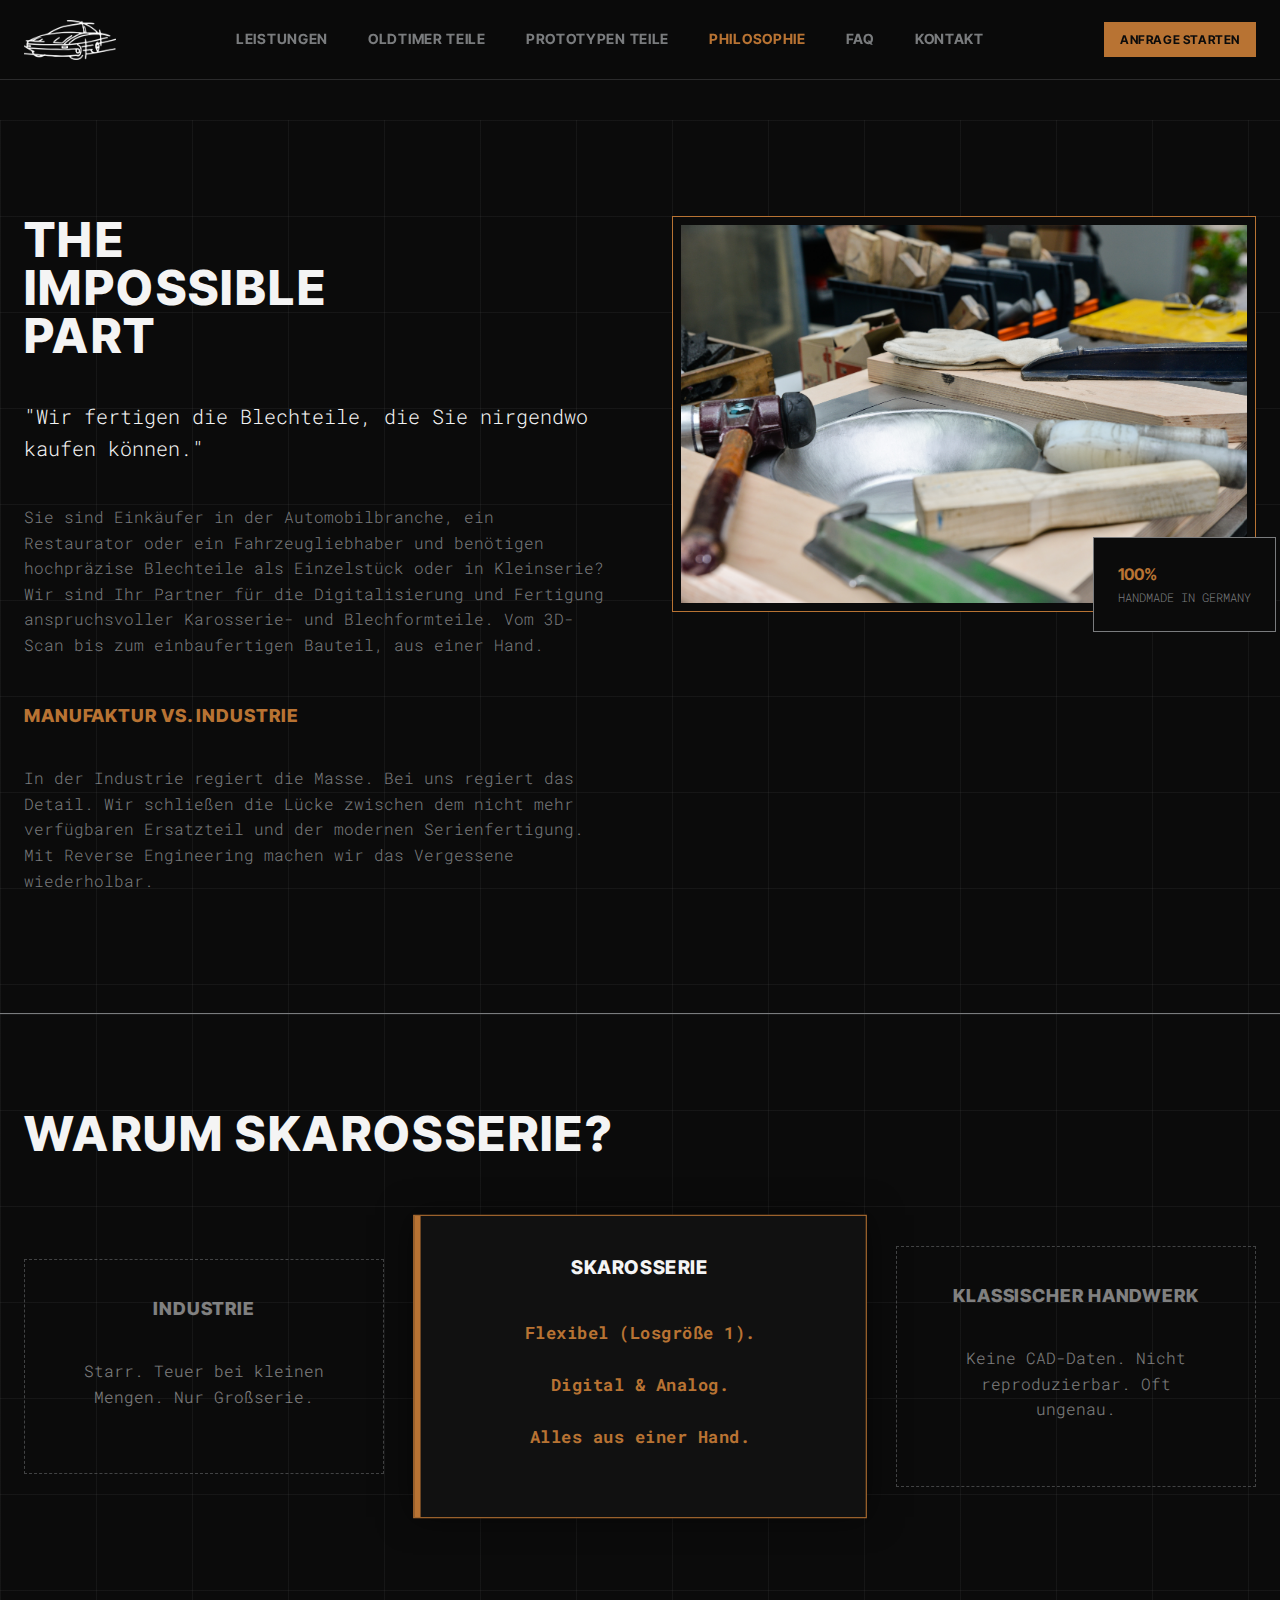
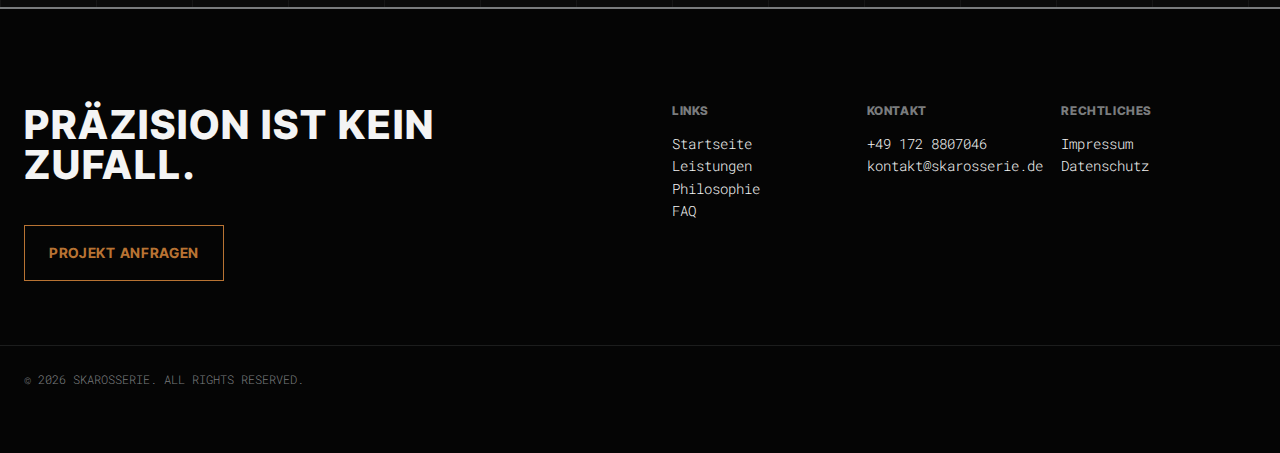
<file: philosophie.html>
<!DOCTYPE html>
<html lang="de">

<head>
    <meta charset="UTF-8">
    <meta name="viewport" content="width=device-width, initial-scale=1.0">
    <title>Philosophie - Skarosserie</title>
    <link rel="preconnect" href="https://fonts.googleapis.com">
    <link rel="preconnect" href="https://fonts.gstatic.com" crossorigin>
    <link
        href="https://fonts.googleapis.com/css2?family=Inter+Tight:wght@700;800&family=Libre+Baskerville:ital,wght@0,400;0,700;1,400&family=Roboto+Mono:wght@300;400;500&display=swap"
        rel="stylesheet">
    <link rel="stylesheet" href="css/metrics.css">
    <link rel="stylesheet" href="css/style.css">
</head>

<body>
    <div class="grid-overlay"></div>

    <!-- Header -->
    <header class="header">
        <div class="container header__container">
            <a href="index.html" class="logo-wrapper">
                <img src="img/skarosserie logo AI (freigestellt weiß).png" alt="Skarosserie" class="logo-img">
            </a>
            <nav class="nav">
                <a href="leistungen.html" class="nav__link">LEISTUNGEN</a>
                <a href="oldtimer-teile.html" class="nav__link">OLDTIMER TEILE</a>
                <a href="prototypen-teile.html" class="nav__link">PROTOTYPEN TEILE</a>
                <a href="philosophie.html" class="nav__link" style="color: var(--color-copper);">PHILOSOPHIE</a>
                <a href="faq.html" class="nav__link">FAQ</a>
                <a href="kontakt.html" class="nav__link">KONTAKT</a>
            </nav>
            <div class="header__actions">
                <a href="kontakt.html" class="cta-button cta-button--small">ANFRAGE STARTEN</a>
            </div>
        </div>
    </header>

    <!-- Content -->
    <main style="padding-top: 120px;">
        <section class="grid-bg" style="padding: var(--space-xxl) 0;">
            <div class="container">
                <div style="display: grid; grid-template-columns: 1fr 1fr; gap: var(--space-xl); align-items: start;">

                    <!-- Text Side -->
                    <div>
                        <h1 class="hero__slogan" style="font-size: 3rem; margin-bottom: var(--space-l);">
                            THE<br>IMPOSSIBLE<br>PART</h1>
                        <p style="font-size: 1.25rem; color: var(--color-white); margin-bottom: var(--space-l);">
                            "Wir fertigen die Blechteile, die Sie nirgendwo kaufen können."
                        </p>
                        <p style="color: var(--color-steel);">
                            Sie sind Einkäufer in der Automobilbranche, ein Restaurator oder ein Fahrzeugliebhaber und
                            benötigen hochpräzise Blechteile als Einzelstück oder in Kleinserie? Wir sind Ihr Partner
                            für die Digitalisierung und Fertigung anspruchsvoller Karosserie- und Blechformteile. Vom
                            3D-Scan bis zum einbaufertigen Bauteil, aus einer Hand.
                        </p>
                        <br>
                        <h3 class="comparison-title" style="color: var(--color-copper);">MANUFAKTUR VS. INDUSTRIE</h3>
                        <p style="color: var(--color-steel);">
                            In der Industrie regiert die Masse. Bei uns regiert das Detail. Wir schließen die Lücke
                            zwischen dem nicht mehr verfügbaren Ersatzteil und der modernen Serienfertigung. Mit Reverse
                            Engineering machen wir das Vergessene wiederholbar.
                        </p>
                    </div>

                    <!-- Image Side -->
                    <div style="position: relative;">
                        <img src="img/handarbeit_daengeln_klopfen_skarosserie.jpg" alt="Handwerkskunst"
                            style="border: 1px solid var(--color-copper); padding: var(--space-xs); background: var(--color-obsidian);">
                        <div
                            style="position: absolute; bottom: -20px; right: -20px; background: var(--color-obsidian); border: 1px solid var(--color-steel); padding: var(--space-m);">
                            <span class="kpi-value">100%</span>
                            <span class="kpi-label">HANDMADE IN GERMANY</span>
                        </div>
                    </div>
                </div>
            </div>
        </section>

        <!-- Comparison Table Reuse -->
        <section class="comparison grid-bg">
            <div class="container">
                <h2 class="section-title">WARUM SKAROSSERIE?</h2>
                <div class="comparison__grid">
                    <div class="comparison-col competitor">
                        <h3 class="comparison-title">INDUSTRIE</h3>
                        <p>Starr. Teuer bei kleinen Mengen. Nur Großserie.</p>
                    </div>
                    <div class="comparison-col hero-col">
                        <div class="hero-col__highlight"></div>
                        <h3 class="comparison-title">SKAROSSERIE</h3>
                        <p class="highlight-text">Flexibel (Losgröße 1).</p>
                        <p class="highlight-text">Digital & Analog.</p>
                        <p class="highlight-text">Alles aus einer Hand.</p>
                    </div>
                    <div class="comparison-col competitor">
                        <h3 class="comparison-title">KLASSISCHER HANDWERK</h3>
                        <p>Keine CAD-Daten. Nicht reproduzierbar. Oft ungenau.</p>
                    </div>
                </div>
            </div>
        </section>
    </main>

    <!-- Footer -->
    <footer id="kontakt" class="footer">
        <div class="container footer__container">
            <div class="footer__left">
                <h2 class="footer__slogan">PRÄZISION IST KEIN ZUFALL.</h2>
                <a href="kontakt.html" class="cta-button cta-button--copper">PROJEKT ANFRAGEN</a>
            </div>
            <div class="footer__right">
                <div class="contact-block">
                    <h4>LINKS</h4>
                    <p><a href="index.html">Startseite</a><br><a href="leistungen.html">Leistungen</a><br><a
                            href="philosophie.html">Philosophie</a><br><a href="faq.html">FAQ</a></p>
                </div>
                <div class="contact-block">
                    <h4>KONTAKT</h4>
                    <p>+49 172 8807046<br>kontakt@skarosserie.de</p>
                </div>
                <div class="contact-block">
                    <h4>RECHTLICHES</h4>
                    <p><a href="impressum.html">Impressum</a><br><a href="datenschutz.html">Datenschutz</a></p>
                </div>
            </div>
        </div>
        <div class="footer__bottom">
            <p>&copy; 2026 SKAROSSERIE. ALL RIGHTS RESERVED.</p>
        </div>
    </footer>
</body>

</html>
</file>
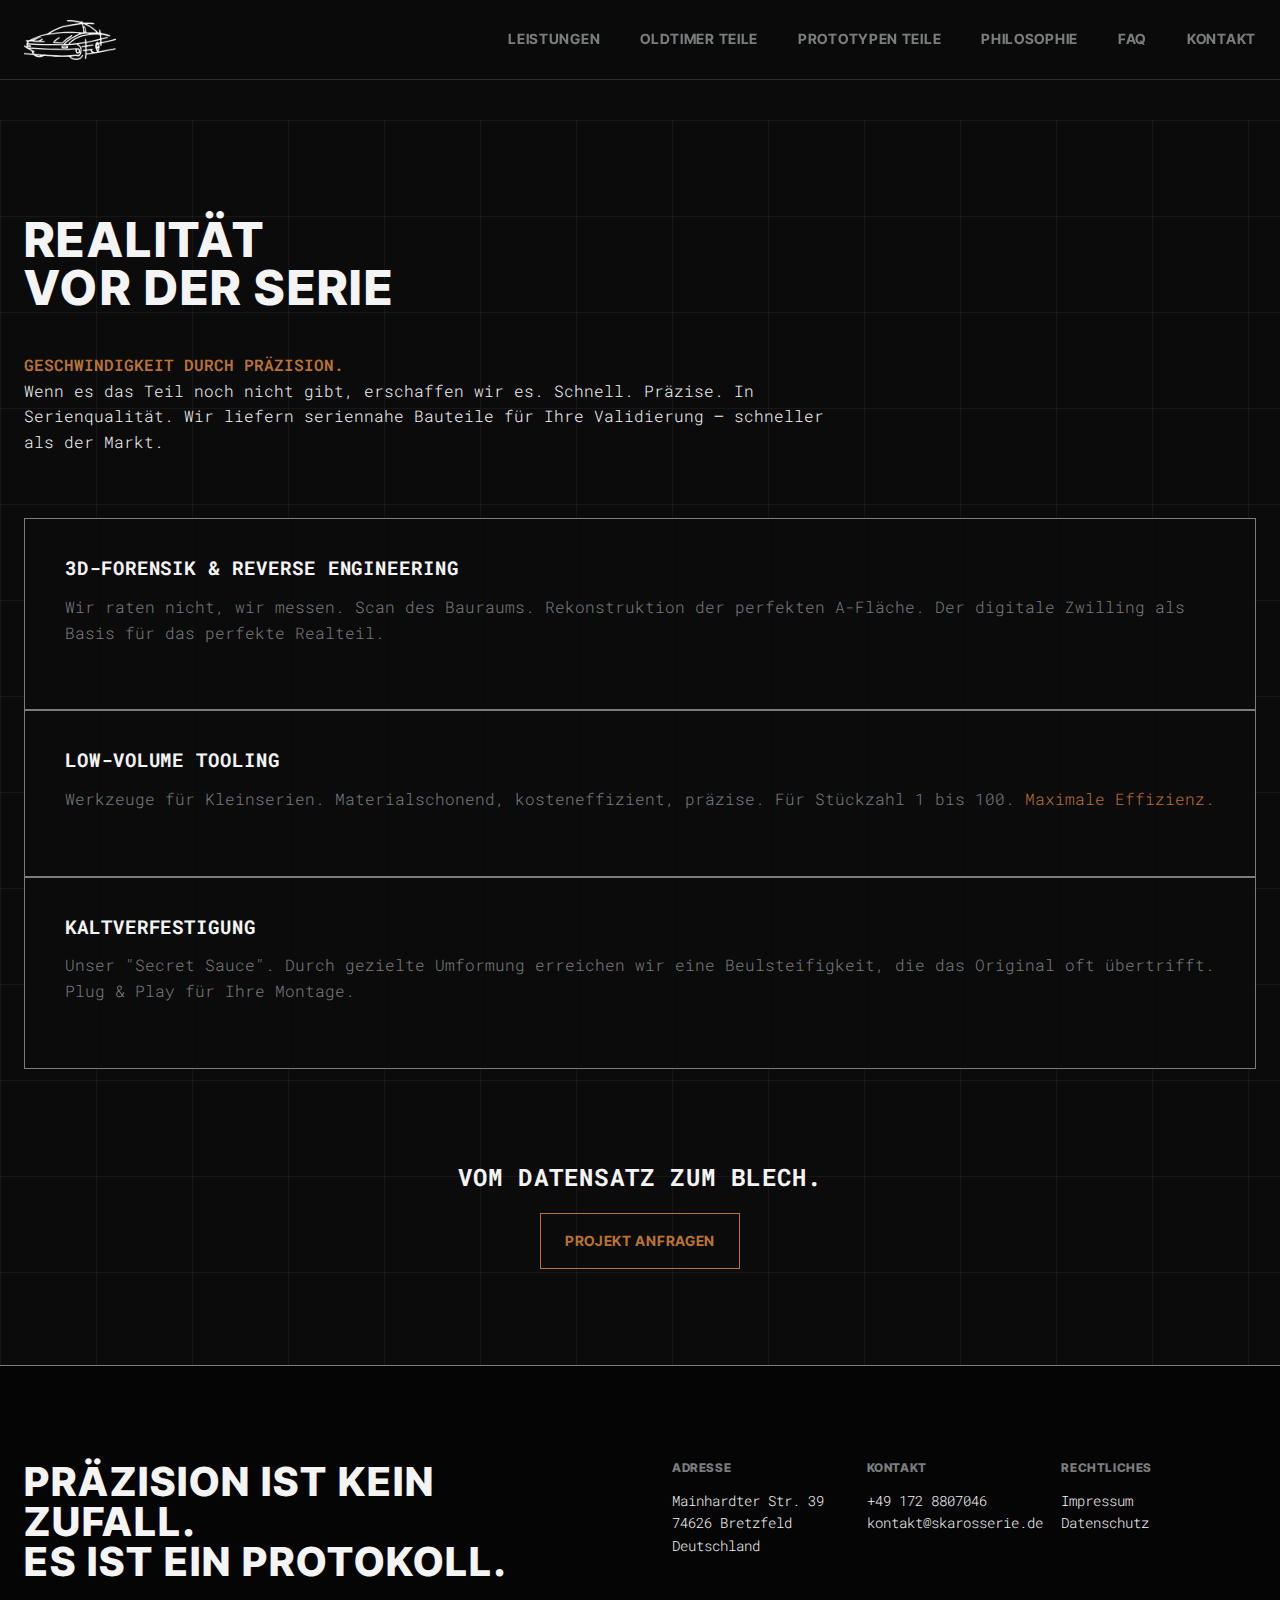
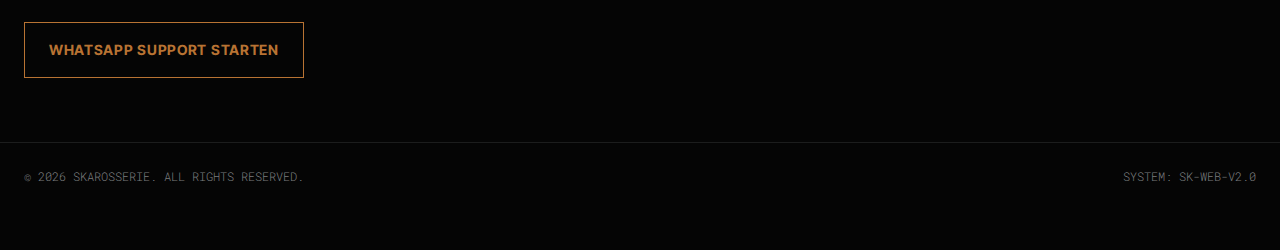
<file: prototypen-teile.html>
<!DOCTYPE html>
<html lang="de">

<head>
    <meta charset="UTF-8">
    <meta name="viewport" content="width=device-width, initial-scale=1.0">
    <title>Prototypen Teile Bau | Skarosserie</title>
    <link rel="stylesheet" href="css/metrics.css">
    <link rel="stylesheet" href="css/style.css">
    <link rel="preconnect" href="https://fonts.googleapis.com">
    <link rel="preconnect" href="https://fonts.gstatic.com" crossorigin>
    <link
        href="https://fonts.googleapis.com/css2?family=Inter+Tight:wght@300;400;600&family=Libre+Baskerville:ital@0;1&family=Roboto+Mono:wght@300;400&display=swap"
        rel="stylesheet">
</head>

<body class="subpage">

    <!-- 1. Header (Global) -->
    <header class="header">
        <div class="container header__container">
            <a href="index.html" class="logo-wrapper">
                <img src="img/skarosserie logo AI (freigestellt weiß).png" alt="Skarosserie" class="logo-img">
            </a>
            <nav class="nav">
                <a href="leistungen.html" class="nav__link">LEISTUNGEN</a>
                <a href="oldtimer-teile.html" class="nav__link">OLDTIMER TEILE</a>
                <a href="prototypen-teile.html" class="nav__link">PROTOTYPEN TEILE</a>
                <a href="philosophie.html" class="nav__link">PHILOSOPHIE</a>
                <a href="faq.html" class="nav__link">FAQ</a>
                <a href="kontakt.html" class="nav__link">KONTAKT</a>
            </nav>
        </div>
    </header>

    <!-- 2. Main Content -->
    <main style="padding-top: 120px; min-height: 80vh;">
        <section class="grid-bg" style="padding: var(--space-xxl) 0;">
            <div class="container">
                <h1 class="hero__slogan" style="font-size: 3rem; margin-bottom: var(--space-l);">REALITÄT<br>VOR DER
                    SERIE</h1>
                <p class="hero__sub" style="max-width: 800px; margin-bottom: var(--space-xl);">
                    <span style="color: var(--color-copper); font-weight: 600;">GESCHWINDIGKEIT DURCH
                        PRÄZISION.</span><br>
                    Wenn es das Teil noch nicht gibt, erschaffen wir es. Schnell. Präzise. In Serienqualität. Wir
                    liefern seriennahe Bauteile für Ihre Validierung – schneller als der Markt.
                </p>

                <div class="grid"
                    style="grid-template-columns: repeat(auto-fit, minmax(300px, 1fr)); gap: var(--space-l); margin-bottom: var(--space-xl);">
                    <!-- Card 1 -->
                    <div
                        style="border: 1px solid var(--color-steel); padding: var(--space-l); background: rgba(11,11,11,0.8);">
                        <h3
                            style="color: var(--color-white); font-family: var(--font-heading); margin-bottom: var(--space-s);">
                            3D-FORENSIK & REVERSE ENGINEERING
                        </h3>
                        <p style="color: var(--color-steel); line-height: 1.6;">
                            Wir raten nicht, wir messen. Scan des Bauraums. Rekonstruktion der perfekten A-Fläche. Der
                            digitale Zwilling als Basis für das perfekte Realteil.
                        </p>
                    </div>

                    <!-- Card 2 -->
                    <div
                        style="border: 1px solid var(--color-steel); padding: var(--space-l); background: rgba(11,11,11,0.8);">
                        <h3
                            style="color: var(--color-white); font-family: var(--font-heading); margin-bottom: var(--space-s);">
                            LOW-VOLUME TOOLING
                        </h3>
                        <p style="color: var(--color-steel); line-height: 1.6;">
                            Werkzeuge für Kleinserien. Materialschonend, kosteneffizient, präzise. Für Stückzahl 1 bis
                            100. <span style="color: var(--color-copper);">Maximale Effizienz.</span>
                        </p>
                    </div>

                    <!-- Card 3 -->
                    <div
                        style="border: 1px solid var(--color-steel); padding: var(--space-l); background: rgba(11,11,11,0.8);">
                        <h3
                            style="color: var(--color-white); font-family: var(--font-heading); margin-bottom: var(--space-s);">
                            KALTVERFESTIGUNG
                        </h3>
                        <p style="color: var(--color-steel); line-height: 1.6;">
                            Unser "Secret Sauce". Durch gezielte Umformung erreichen wir eine Beulsteifigkeit, die das
                            Original oft übertrifft. Plug & Play für Ihre Montage.
                        </p>
                    </div>
                </div>

                <div style="text-align: center; margin-top: var(--space-xxl);">
                    <h2
                        style="font-family: var(--font-heading); color: var(--color-white); margin-bottom: var(--space-m);">
                        VOM DATENSATZ ZUM BLECH.
                    </h2>
                    <a href="kontakt.html" class="cta-button cta-button--copper">PROJEKT ANFRAGEN</a>
                </div>
            </div>
        </section>
    </main>

    <!-- 3. Footer (Global) -->
    <footer id="kontakt" class="footer">
        <div class="container footer__container">
            <div class="footer__left">
                <h2 class="footer__slogan">PRÄZISION IST KEIN ZUFALL.<br>ES IST EIN PROTOKOLL.</h2>
                <a href="https://wa.me/491728807046" class="cta-button cta-button--copper">WHATSAPP SUPPORT STARTEN</a>
            </div>

            <div class="footer__right">
                <div class="contact-block">
                    <h4>ADRESSE</h4>
                    <p>Mainhardter Str. 39<br>74626 Bretzfeld<br>Deutschland</p>
                </div>
                <div class="contact-block">
                    <h4>KONTAKT</h4>
                    <p>+49 172 8807046<br>kontakt@skarosserie.de</p>
                </div>
                <div class="contact-block">
                    <h4>RECHTLICHES</h4>
                    <p><a href="impressum.html">Impressum</a><br><a href="datenschutz.html">Datenschutz</a></p>
                </div>
            </div>
        </div>
        <div class="footer__bottom">
            <p>&copy; 2026 SKAROSSERIE. ALL RIGHTS RESERVED.</p>
            <p>SYSTEM: SK-WEB-V2.0</p>
        </div>
    </footer>

</body>

</html>
</file>
<file: css/metrics.css>
:root {
    /* --- Colors --- */
    --color-obsidian: #0B0B0B;
    --color-copper: #B87333;
    --color-steel: #7A7C7E;
    --color-white: #F4F4F4;

    /* --- Typography --- */
    --font-headline: 'Inter Tight', sans-serif;
    --font-body: 'Roboto Mono', monospace;
    --font-accent: 'Libre Baskerville', serif;

    --weight-light: 300;
    --weight-regular: 400;
    --weight-bold: 700;
    --weight-extrabold: 800;

    /* --- Spacing (8-Point Grid) --- */
    --space-unit: 8px;
    --space-xs: calc(var(--space-unit) * 1);
    /* 8px */
    --space-s: calc(var(--space-unit) * 2);
    /* 16px */
    --space-m: calc(var(--space-unit) * 3);
    /* 24px */
    --space-l: calc(var(--space-unit) * 5);
    /* 40px */
    --space-xl: calc(var(--space-unit) * 8);
    /* 64px */
    --space-xxl: calc(var(--space-unit) * 12);
    /* 96px */

    /* --- Layout --- */
    --container-width: 1440px;
    --grid-columns: 12;
    --grid-gap: var(--space-m);

    /* --- Effects --- */
    --border-steel: 1px solid rgba(122, 124, 126, 0.3);
    --border-copper: 2px solid var(--color-copper);
    --transition-fast: 0.2s cubic-bezier(0.4, 0, 0.2, 1);
    --transition-smooth: 0.6s cubic-bezier(0.16, 1, 0.3, 1);
}

/* --- Responsive Overrides --- */
@media (max-width: 768px) {
    :root {
        /* Reduce large spacings on Tablet/Mobile */
        --space-l: calc(var(--space-unit) * 3);
        /* 24px */
        --space-xl: calc(var(--space-unit) * 5);
        /* 40px */
        --space-xxl: calc(var(--space-unit) * 8);
        /* 64px */
        --container-width: 100%;
        --grid-gap: var(--space-s);
    }
}
</file>
<file: css/style.css>
/* --- Reset & Base --- */
* {
    box-sizing: border-box;
    margin: 0;
    padding: 0;
}

html {
    scroll-behavior: smooth;
    font-size: 16px;
}

body {
    background-color: var(--color-obsidian);
    color: var(--color-white);
    font-family: var(--font-body);
    font-weight: var(--weight-light);
    line-height: 1.6;
    overflow-x: hidden;
}

a {
    text-decoration: none;
    color: inherit;
    transition: var(--transition-fast);
}

ul {
    list-style: none;
}

img {
    max-width: 100%;
    display: block;
}

/* --- Typography --- */
h1,
h2,
h3,
h4,
h5,
h6 {
    font-family: var(--font-headline);
    font-weight: var(--weight-extrabold);
    text-transform: uppercase;
    letter-spacing: 0.05em;
    line-height: 1.0;
    color: var(--color-white);
}

p {
    margin-bottom: var(--space-m);
}

/* --- Layout Utilities --- */
.container {
    width: 100%;
    max-width: var(--container-width);
    margin: 0 auto;
    padding: 0 var(--space-m);
}

.grid-bg {
    position: relative;
    /* Industrial Grid Lines */
    background-image:
        linear-gradient(to right, rgba(122, 124, 126, 0.1) 1px, transparent 1px),
        linear-gradient(to bottom, rgba(122, 124, 126, 0.1) 1px, transparent 1px);
    background-size: var(--space-xxl) var(--space-xxl);
    /* 96px grid */
}

/* --- Header --- */
.header {
    position: fixed;
    top: 0;
    left: 0;
    width: 100%;
    height: 80px;
    /* 10 * 8px */
    background-color: rgba(11, 11, 11, 0.95);
    backdrop-filter: blur(10px);
    z-index: 1000;
    border-bottom: 1px solid rgba(122, 124, 126, 0.3);
    display: flex;
    align-items: center;
}

.header__container {
    display: flex;
    justify-content: space-between;
    align-items: center;
}

.logo-wrapper {
    display: flex;
    align-items: center;
    height: 100%;
    padding: var(--space-s) 0;
}

.logo-img {
    height: 40px;
    /* Adjust based on aspect ratio */
    width: auto;
    display: block;
}

.nav {
    display: flex;
    gap: var(--space-l);
}

.nav__link {
    font-family: var(--font-headline);
    font-size: 0.875rem;
    font-weight: var(--weight-bold);
    letter-spacing: 0.05em;
    color: var(--color-steel);
    /* Inactive state */
}

.nav__link:hover {
    color: var(--color-copper);
}

/* --- Buttons --- */
.cta-button {
    display: inline-flex;
    align-items: center;
    justify-content: center;
    padding: var(--space-s) var(--space-m);
    background-color: var(--color-copper);
    color: var(--color-obsidian);
    font-family: var(--font-headline);
    font-weight: var(--weight-bold);
    font-size: 0.875rem;
    letter-spacing: 0.05em;
    text-transform: uppercase;
    border: none;
    cursor: pointer;
    position: relative;
    overflow: hidden;
}

.cta-button::after {
    content: '';
    position: absolute;
    top: 0;
    left: -100%;
    width: 100%;
    height: 100%;
    background: linear-gradient(90deg, transparent, rgba(255, 255, 255, 0.4), transparent);
    transition: 0.5s;
}

.cta-button:hover::after {
    left: 100%;
}

.cta-button--small {
    padding: var(--space-xs) var(--space-s);
    font-size: 0.75rem;
}

.cta-button--copper {
    /* Specialized for footer */
    border: 1px solid var(--color-copper);
    background: transparent;
    color: var(--color-copper);
}

.cta-button--copper:hover {
    background: var(--color-copper);
    color: var(--color-obsidian);
}

/* --- Hero Section & Sticky Wrapper --- */
.hero-scroll-wrapper {
    height: 150vh;
    /* Defines the scroll length of the animation */
    position: relative;
    z-index: 10;
}

.hero {
    height: 100vh;
    position: sticky;
    top: 0;
    overflow: hidden;
    padding-top: 120px;
    /* Header height + space */
    display: flex;
    align-items: center;
    border-bottom: 1px solid rgba(122, 124, 126, 0.3);
    background-color: var(--color-obsidian);
    /* Ensure background covers content below */
}

.hero__container {
    display: grid;
    grid-template-columns: 1fr 1.5fr 1fr;
    /* 3 columns */
    gap: var(--space-l);
    align-items: center;
    position: relative;
    z-index: 2;
}

#hero-scan-canvas {
    position: absolute;
    top: 0;
    left: 0;
    width: 100%;
    height: 100%;
    z-index: 0;
    /* Canvas animation handles display */
}

.hero__overlay {
    position: absolute;
    top: 0;
    left: 0;
    width: 100%;
    height: 100%;
    z-index: 1;
    display: flex;
    align-items: center;
    /* Pointer custom for canvas interaction if needed, but text needs selection */
    pointer-events: none;
}

.hero__content {
    pointer-events: auto;
    max-width: 800px;
    /* mix-blend-mode: difference; Optional for better contrast against canvas */
}

.hero__left,
.hero__right {
    display: flex;
    flex-direction: column;
    justify-content: center;
}

.hero__slogan {
    font-size: 4rem;
    /* Big Typo */
    margin-bottom: var(--space-m);
}

.hero__subtext {
    font-size: 1.125rem;
    color: var(--color-steel);
    max-width: 300px;
}

.kpi-block {
    margin-bottom: var(--space-m);
    padding-left: var(--space-s);
    border-left: 1px solid var(--color-copper);
}

.kpi-label {
    display: block;
    font-size: 0.75rem;
    color: var(--color-steel);
    font-family: var(--font-body);
}

.kpi-value {
    display: block;
    font-family: var(--font-headline);
    font-weight: var(--weight-bold);
    color: var(--color-copper);
}

.hero__center {
    position: relative;
    height: 60vh;
    border: 1px solid var(--color-steel);
    background-color: var(--color-obsidian);
    overflow: hidden;
    display: flex;
    align-items: center;
    justify-content: center;
}

.scan-frame {
    width: 100%;
    height: 100%;
    display: flex;
    align-items: center;
    justify-content: center;
}

#hero-scan-canvas {
    max-width: 100%;
    max-height: 100%;
    object-fit: contain;
}

.section-label {
    font-size: 0.875rem;
    color: var(--color-copper);
    margin-bottom: var(--space-m);
}

.hero__desc {
    font-size: 1rem;
    color: var(--color-steel);
    margin-bottom: var(--space-l);
}

.hero__meta {
    display: flex;
    justify-content: space-between;
    border-top: 1px solid var(--color-steel);
    padding-top: var(--space-s);
    margin-bottom: var(--space-l);
    font-size: 0.75rem;
    font-family: var(--font-body);
}

.meta-value {
    color: var(--color-copper);
}

.hero__bg-title {
    position: absolute;
    bottom: -5%;
    left: 50%;
    transform: translateX(-50%);
    font-family: var(--font-headline);
    font-size: 12vw;
    color: rgba(255, 255, 255, 0.03);
    white-space: nowrap;
    z-index: 1;
    pointer-events: none;
}

/* --- Services --- */
.services {
    padding: var(--space-xxl) 0;
}

.section-title {
    font-size: 3rem;
    margin-bottom: var(--space-xs);
}

.section-subtitle {
    font-family: var(--font-body);
    color: var(--color-steel);
    margin-bottom: var(--space-xl);
    letter-spacing: 0.05em;
}

.services__grid {
    display: grid;
    grid-template-columns: repeat(4, 1fr);
    gap: 1px;
    /* Gap for border effect */
    background-color: var(--color-steel);
    /* Border color */
}

.service-card {
    background-color: var(--color-obsidian);
    padding: var(--space-l) var(--space-m);
    height: 100%;
    transition: var(--transition-fast);
}

.service-card:hover {
    background-color: #1a1a1a;
}

.service-card__header {
    margin-bottom: var(--space-l);
    border-bottom: 2px solid var(--color-copper);
    padding-bottom: var(--space-s);
    display: inline-block;
}

.service-card__number {
    display: block;
    font-family: var(--font-headline);
    font-size: 1.5rem;
    color: var(--color-steel);
    margin-bottom: var(--space-xs);
}

.service-card__title {
    font-size: 1.25rem;
}

.service-card__list li {
    font-family: var(--font-body);
    font-size: 0.875rem;
    color: var(--color-white);
    margin-bottom: var(--space-s);
    position: relative;
    padding-left: var(--space-m);
}

.service-card__list li::before {
    content: '+';
    position: absolute;
    left: 0;
    color: var(--color-copper);
}

/* --- Comparison --- */
.comparison {
    padding: var(--space-xxl) 0;
    border-top: 1px solid var(--color-steel);
    border-bottom: 1px solid var(--color-steel);
}

.comparison__grid {
    display: grid;
    grid-template-columns: 1fr 1.2fr 1fr;
    gap: var(--space-l);
    margin-top: var(--space-xl);
    align-items: center;
}

.comparison-col {
    padding: var(--space-l);
    text-align: center;
}

.competitor {
    opacity: 0.5;
    /* De-emphasize */
    border: 1px dashed var(--color-steel);
}

.hero-col {
    background-color: #111;
    /* Slightly lighter obsidian */
    border: 1px solid var(--color-copper);
    position: relative;
    transform: scale(1.05);
    box-shadow: 0 0 30px rgba(0, 0, 0, 0.5);
}

.hero-col__highlight {
    position: absolute;
    top: 0;
    left: 0;
    width: 6px;
    height: 100%;
    background-color: var(--color-copper);
}

.comparison-title {
    font-size: 1.125rem;
    margin-bottom: var(--space-l);
}

.highlight-text {
    color: var(--color-copper);
    font-weight: var(--weight-bold);
}

/* --- Applications --- */
.applications {
    padding: var(--space-xxl) 0;
}

.app__grid {
    display: grid;
    grid-template-columns: 1fr 1fr;
    gap: var(--space-m);
    margin-top: var(--space-l);
}

.app-card {
    background-color: #111;
    border: 1px solid var(--color-steel);
    padding: var(--space-xl);
    display: flex;
    flex-direction: column;
    justify-content: flex-end;
    min-height: 400px;
    position: relative;
    overflow: hidden;
    transition: var(--transition-fast);
}

.app-card:hover {
    border-color: var(--color-copper);
}

.app-card__title {
    font-size: 2.5rem;
    z-index: 2;
    margin-bottom: var(--space-m);
}

.app-card__desc {
    z-index: 2;
    max-width: 400px;
}

.app-card::before {
    /* Overlay for image if added later */
    content: '';
    position: absolute;
    top: 0;
    left: 0;
    width: 100%;
    height: 100%;
    background: linear-gradient(to top, rgba(11, 11, 11, 1), rgba(11, 11, 11, 0.2));
    z-index: 1;
}

/* --- Footer --- */
.footer {
    background-color: #050505;
    /* Blacker than obsidian */
    padding: var(--space-xxl) 0 var(--space-l);
    border-top: 1px solid var(--color-steel);
}

.footer__container {
    display: grid;
    grid-template-columns: 1fr 1fr;
    gap: var(--space-xl);
    margin-bottom: var(--space-xl);
}

.footer__slogan {
    font-size: 2.5rem;
    margin-bottom: var(--space-l);
}

.footer__right {
    display: grid;
    grid-template-columns: repeat(3, 1fr);
    font-family: var(--font-body);
    font-size: 0.875rem;
}

.contact-block h4 {
    margin-bottom: var(--space-s);
    color: var(--color-steel);
    font-size: 0.75rem;
}

.footer__bottom {
    display: flex;
    justify-content: space-between;
    font-family: var(--font-body);
    font-size: 0.75rem;
    color: var(--color-steel);
    border-top: 1px solid rgba(122, 124, 126, 0.2);
    padding-top: var(--space-m);
    width: 100%;
    max-width: var(--container-width);
    margin: 0 auto;
    padding-left: var(--space-m);
    padding-right: var(--space-m);
}


/* --- Responsive Adjustments (Prompt 3) --- */

@media (max-width: 1024px) {

    /* Tablet / Small Laptop */
    .hero__container {
        grid-template-columns: 1fr 1fr;
        gap: var(--space-m);
    }

    .hero__left {
        grid-column: 1 / -1;
        text-align: center;
        align-items: center;
    }

    .hero__subtext {
        max-width: 600px;
    }

    .kpi-block {
        border-left: none;
        border-bottom: 2px solid var(--color-copper);
        padding-left: 0;
        padding-bottom: var(--space-s);
        display: inline-block;
        margin-right: var(--space-l);
    }

    .hero__center {
        height: 50vh;
    }

    .services__grid {
        grid-template-columns: repeat(2, 1fr);
    }

    .footer__container {
        gap: var(--space-l);
    }
}

@media (max-width: 768px) {
    /* Mobile */

    html {
        font-size: 14px;
        /* Base scale */
    }

    /* Ensure body text stays >= 16px per Prompt 3 requirements */
    p,
    li,
    .nav__link,
    .cta-button,
    .input-field {
        font-size: 1.15rem;
        /* 14px * 1.15 ≈ 16.1px */
    }

    /* Header */
    .header {
        height: auto;
        padding: var(--space-s) 0;
    }

    .header__container {
        flex-wrap: wrap;
        gap: var(--space-s);
    }

    .nav {
        display: none;
        /* Hide nav links on mobile to save space */
    }

    .logo {
        font-size: 1.25rem;
    }

    /* Hero */
    .hero {
        padding-top: 100px;
        /* Header override */
        min-height: auto;
        padding-bottom: var(--space-xxl);
    }

    .hero__container {
        grid-template-columns: 1fr;
        gap: var(--space-l);
    }

    .hero__left {
        text-align: left;
        align-items: flex-start;
    }

    .kpi-block {
        border-bottom: none;
        border-left: 1px solid var(--color-copper);
        padding-left: var(--space-s);
        padding-bottom: 0;
        display: block;
        margin-right: 0;
    }

    .hero__slogan {
        font-size: 2.5rem;
    }

    .hero__center {
        height: 40vh;
        order: -1;
        /* Show scan first on mobile? Or kept in flow? Text first is better for SEO/Context. Kept in flow. */
    }

    /* Services */
    .services__grid {
        grid-template-columns: 1fr;
    }

    /* Comparison */
    .comparison__grid {
        grid-template-columns: 1fr;
        gap: var(--space-xl);
    }

    .hero-col {
        transform: none;
        order: -1;
        /* Show Skarosserie first */
        box-shadow: none;
        border: 2px solid var(--color-copper);
    }

    /* Applications */
    .app__grid {
        grid-template-columns: 1fr;
    }

    .app-card {
        min-height: 250px;
    }

    /* Footer */
    .footer__container {
        grid-template-columns: 1fr;
    }

    .footer__slogan {
        font-size: 1.75rem;
    }

    .footer__right {
        grid-template-columns: 1fr;
        gap: var(--space-l);
    }

    .footer__bottom {
        flex-direction: column;
        text-align: center;
        gap: var(--space-m);
    }
}

/* --- Reduced Motion --- */
@media (prefers-reduced-motion: reduce) {

    *,
    *::before,
    *::after {
        animation-duration: 0.01ms !important;
        animation-iteration-count: 1 !important;
        transition-duration: 0.01ms !important;
        scroll-behavior: auto !important;
    }
}
</file>
